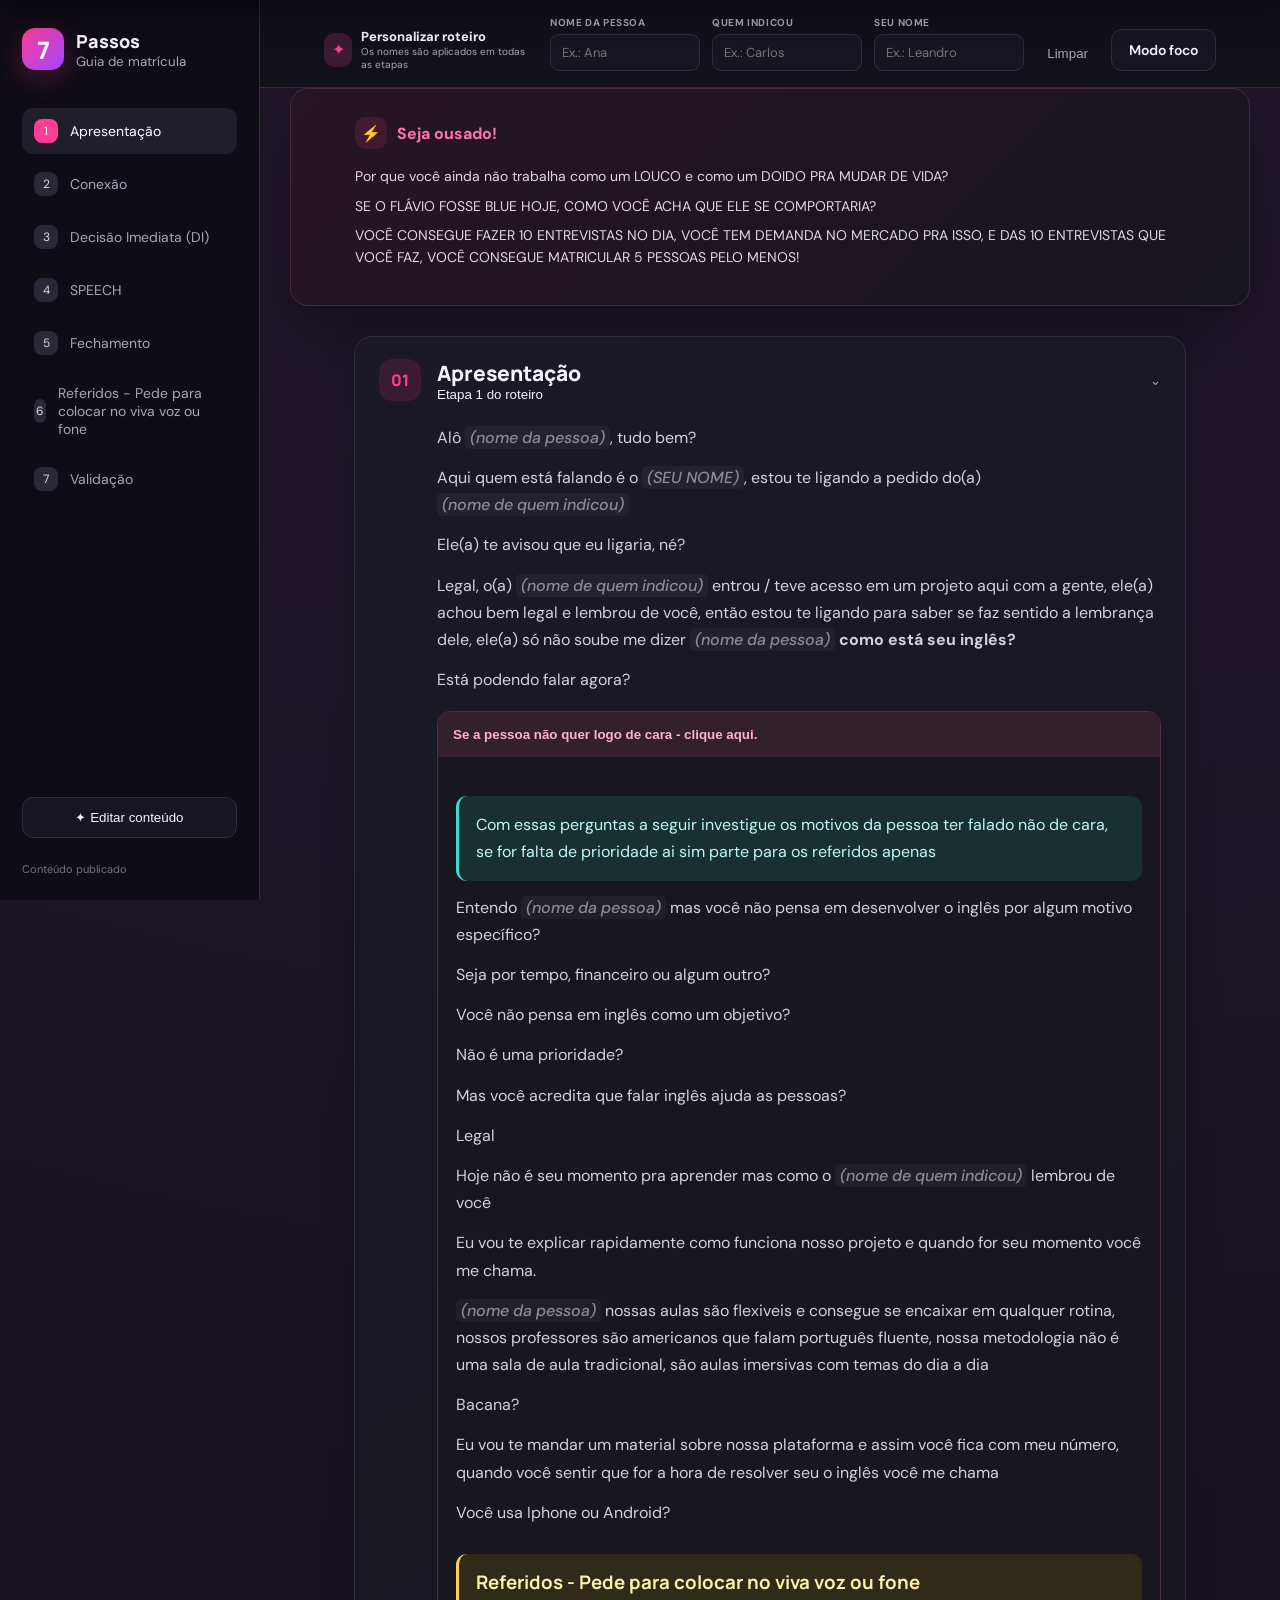
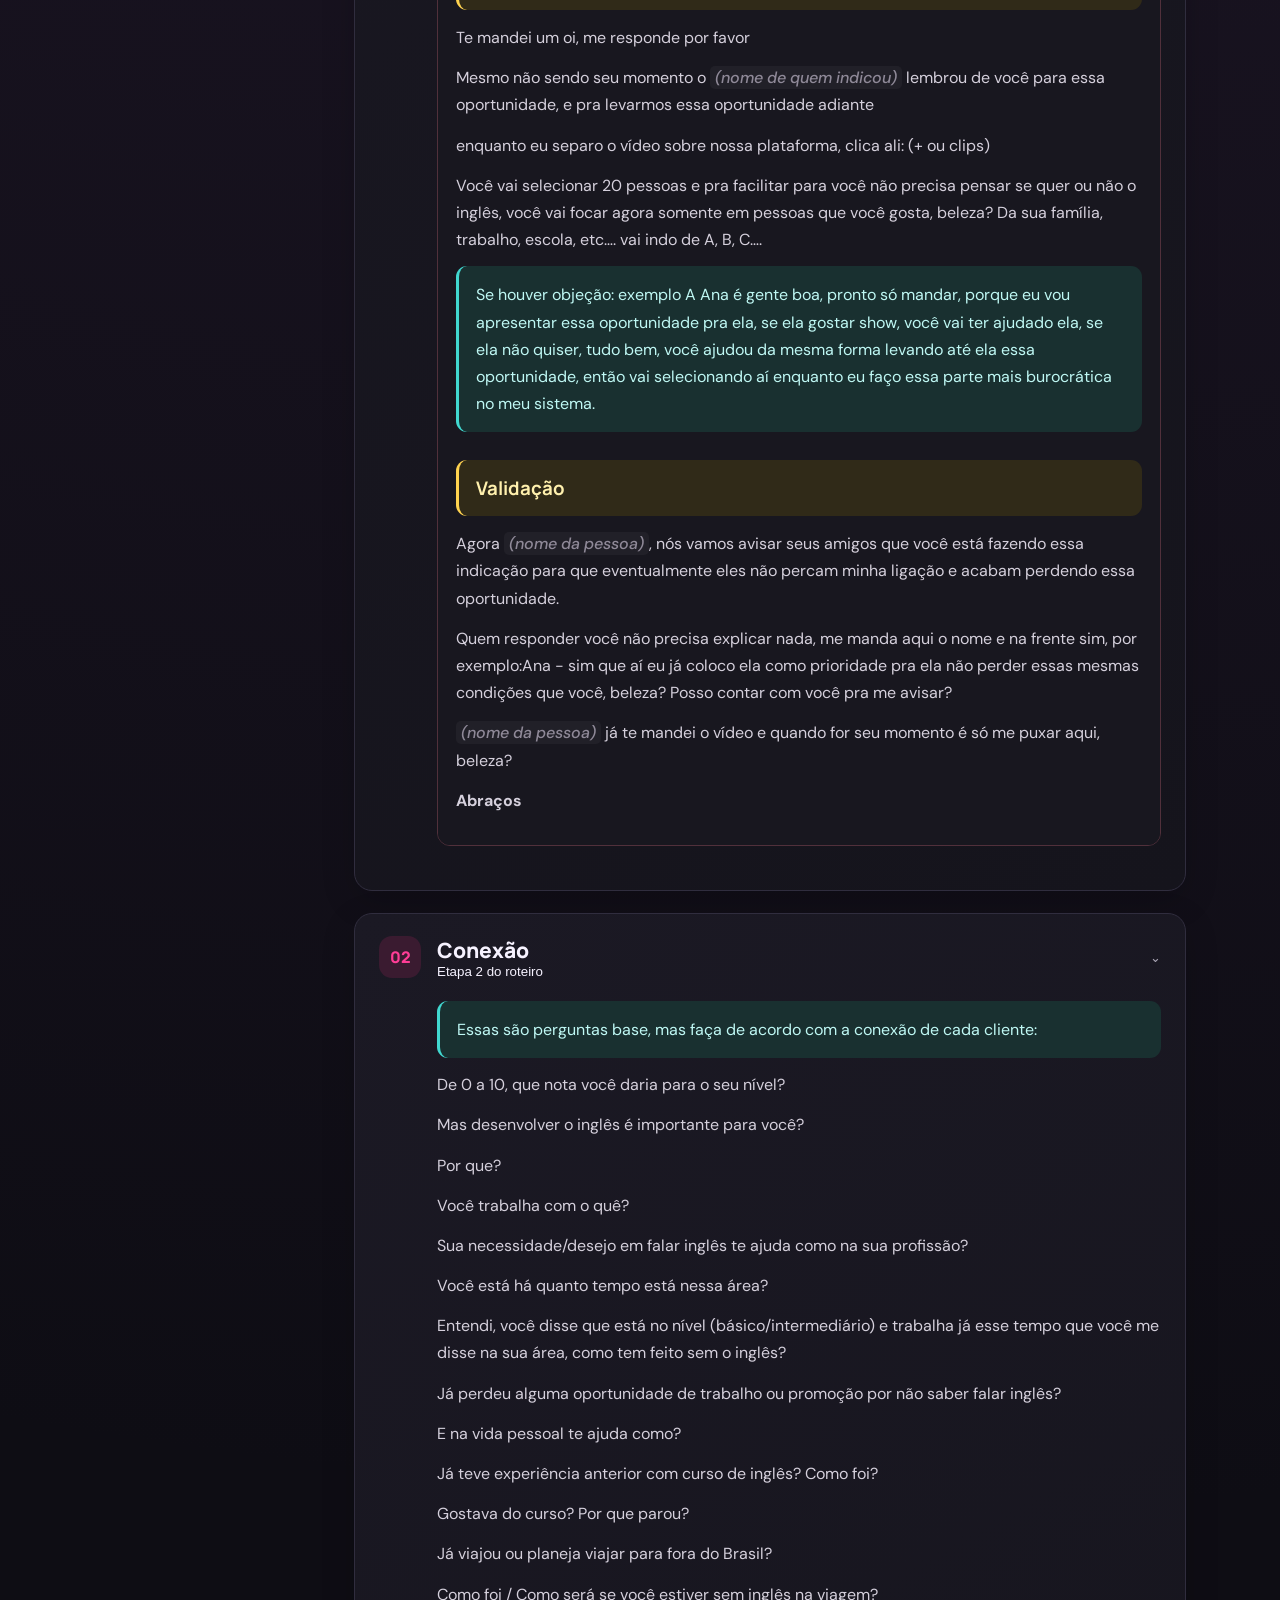
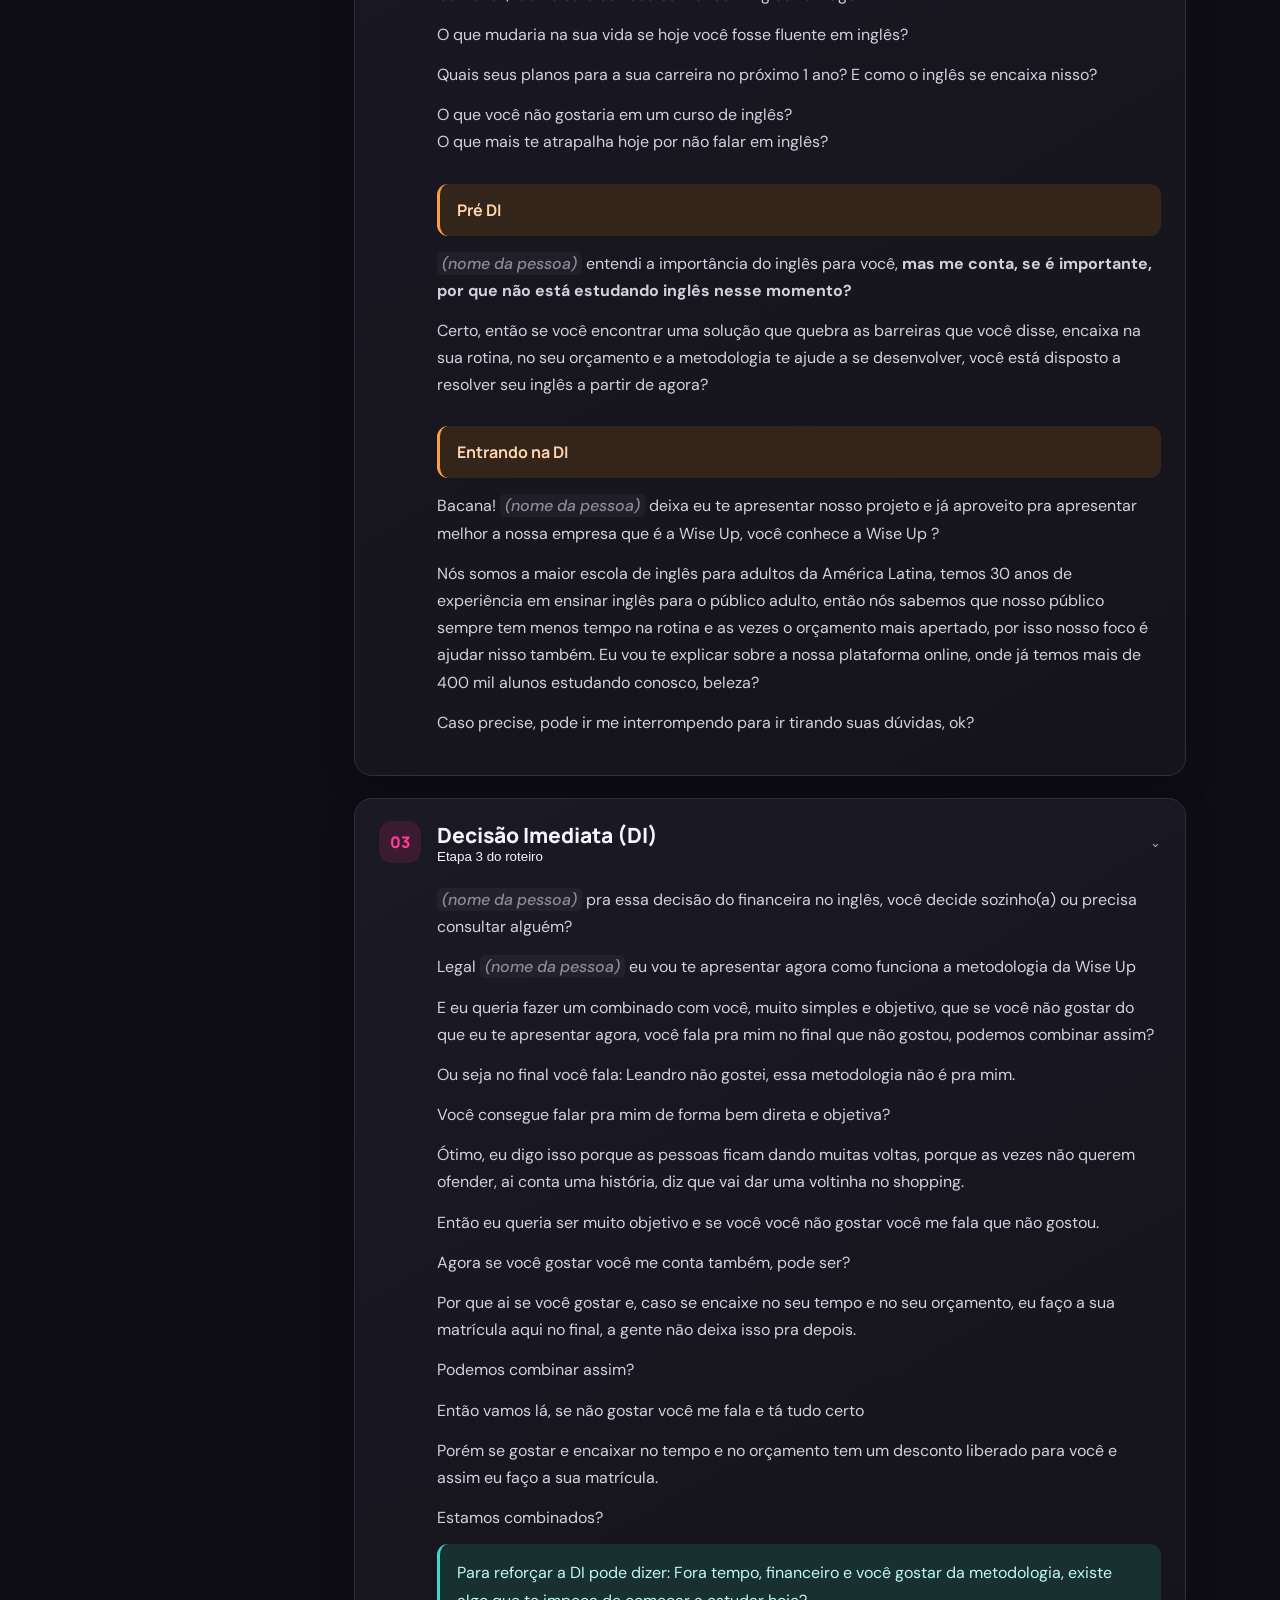
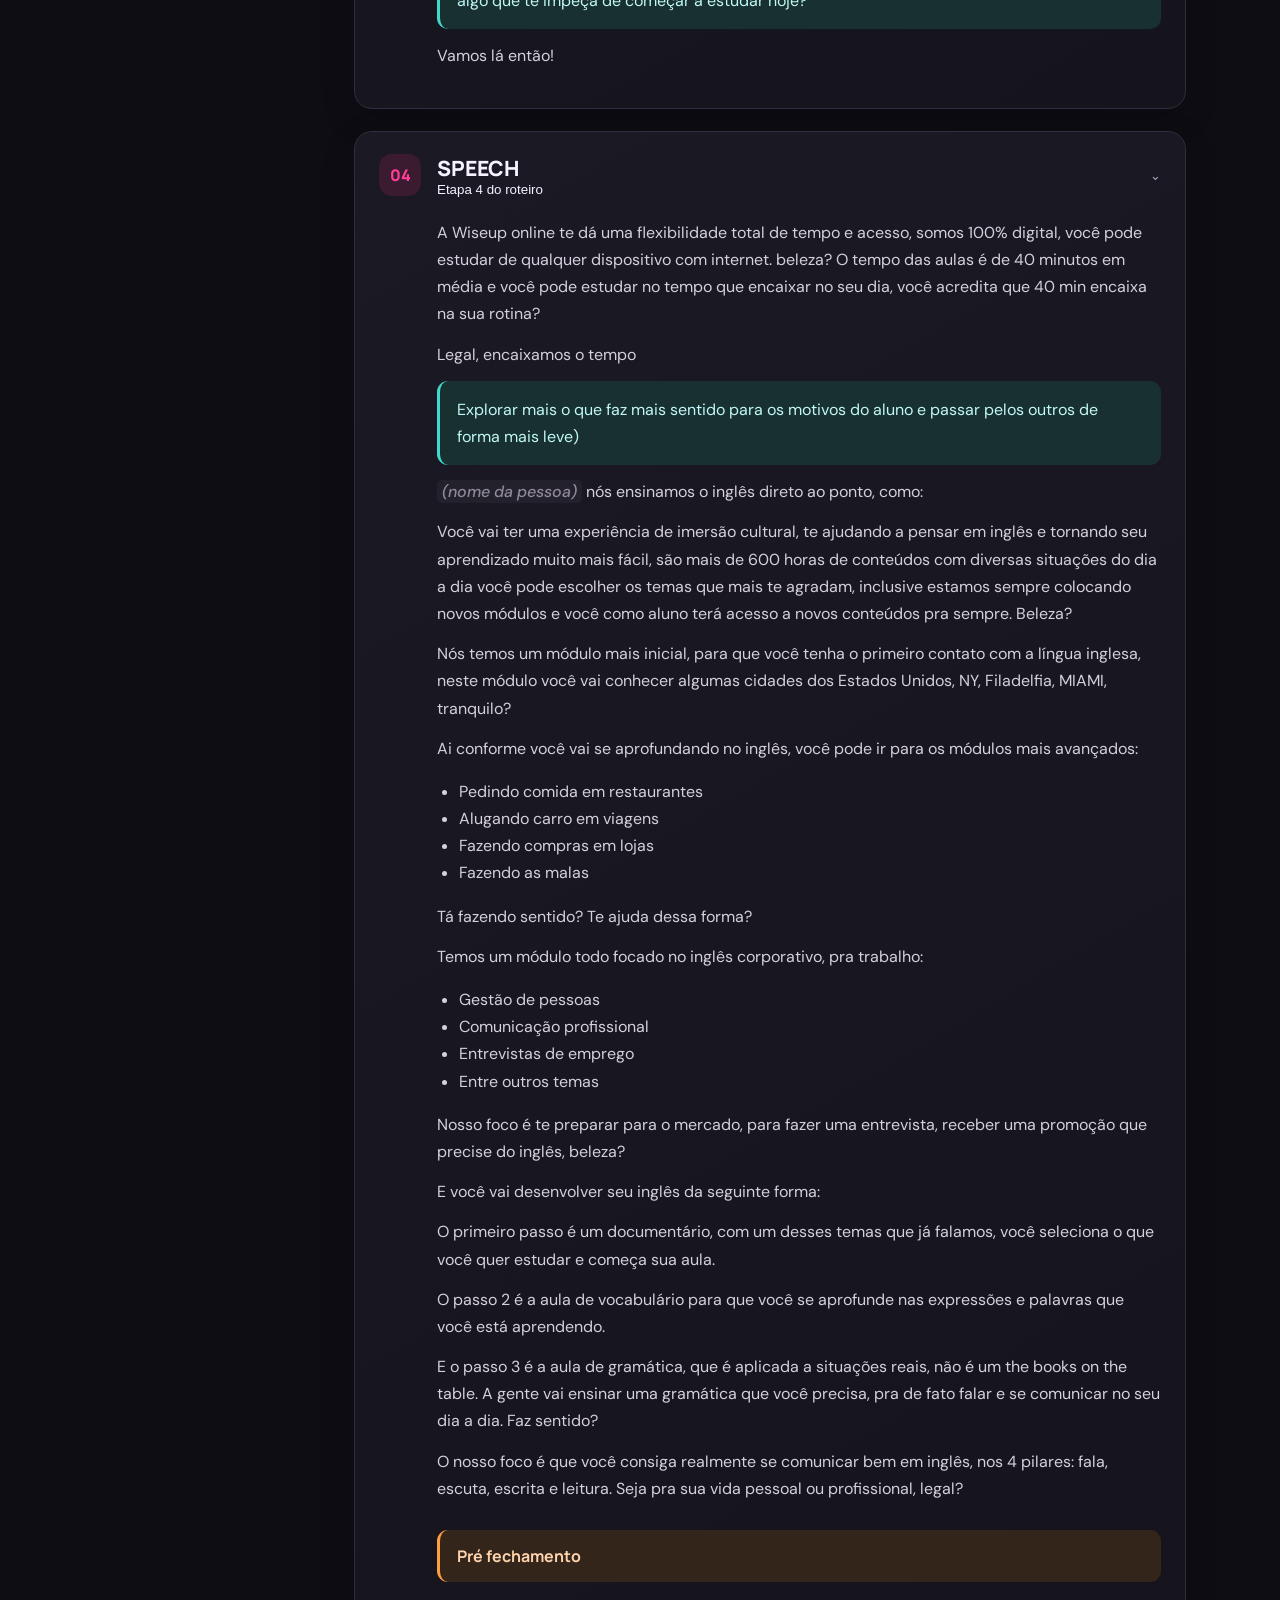
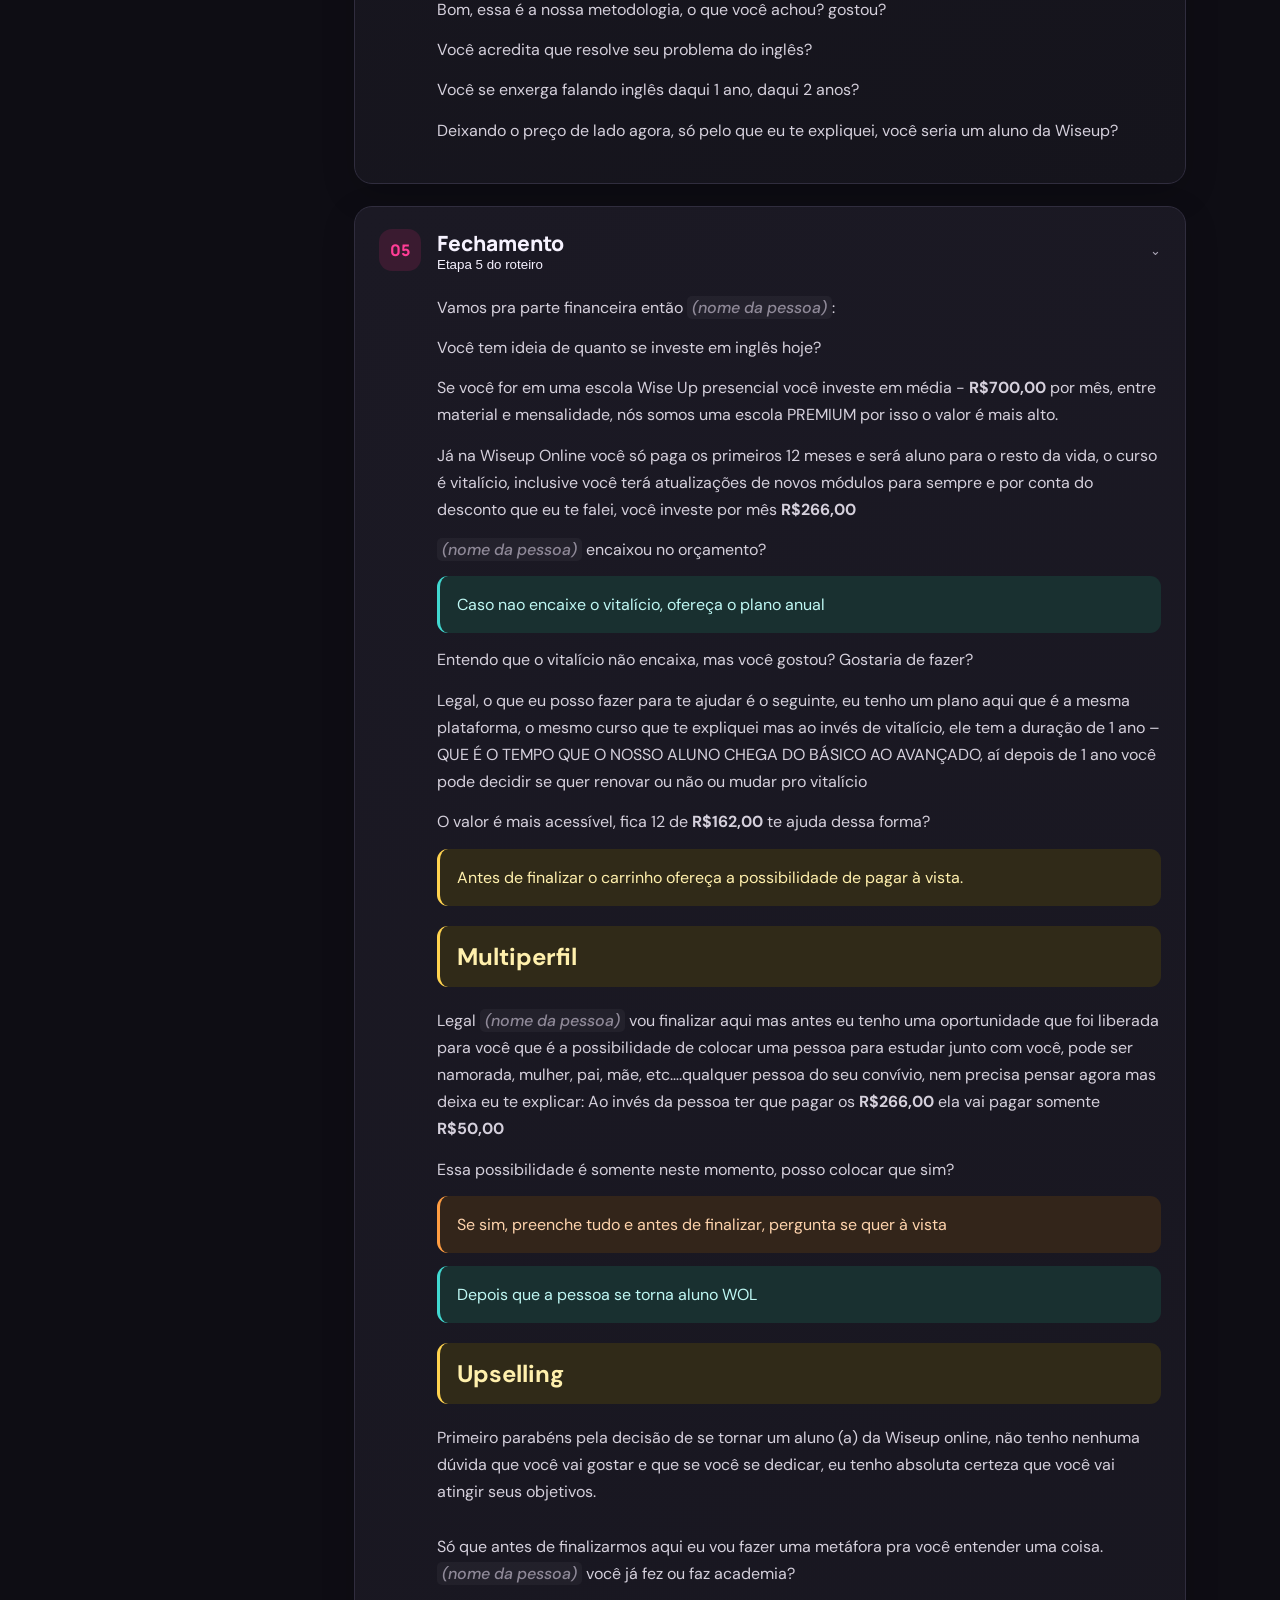
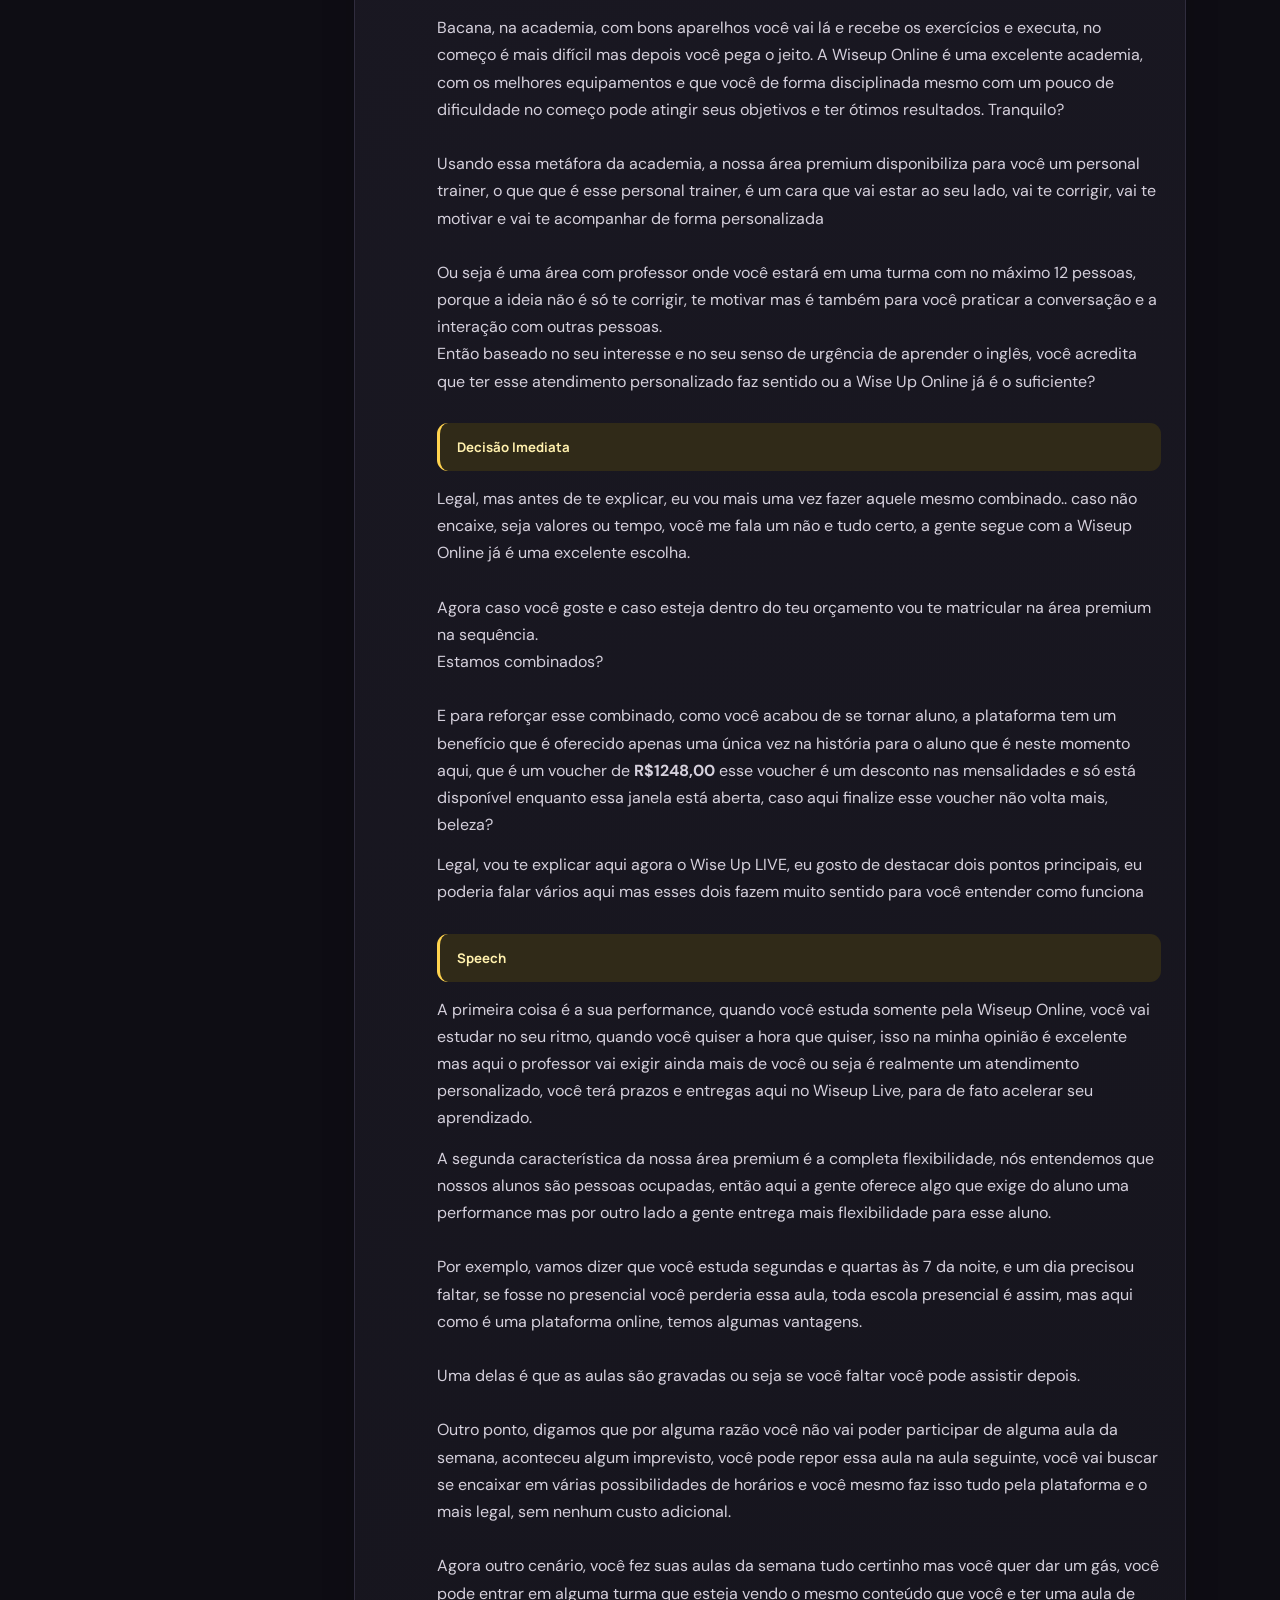
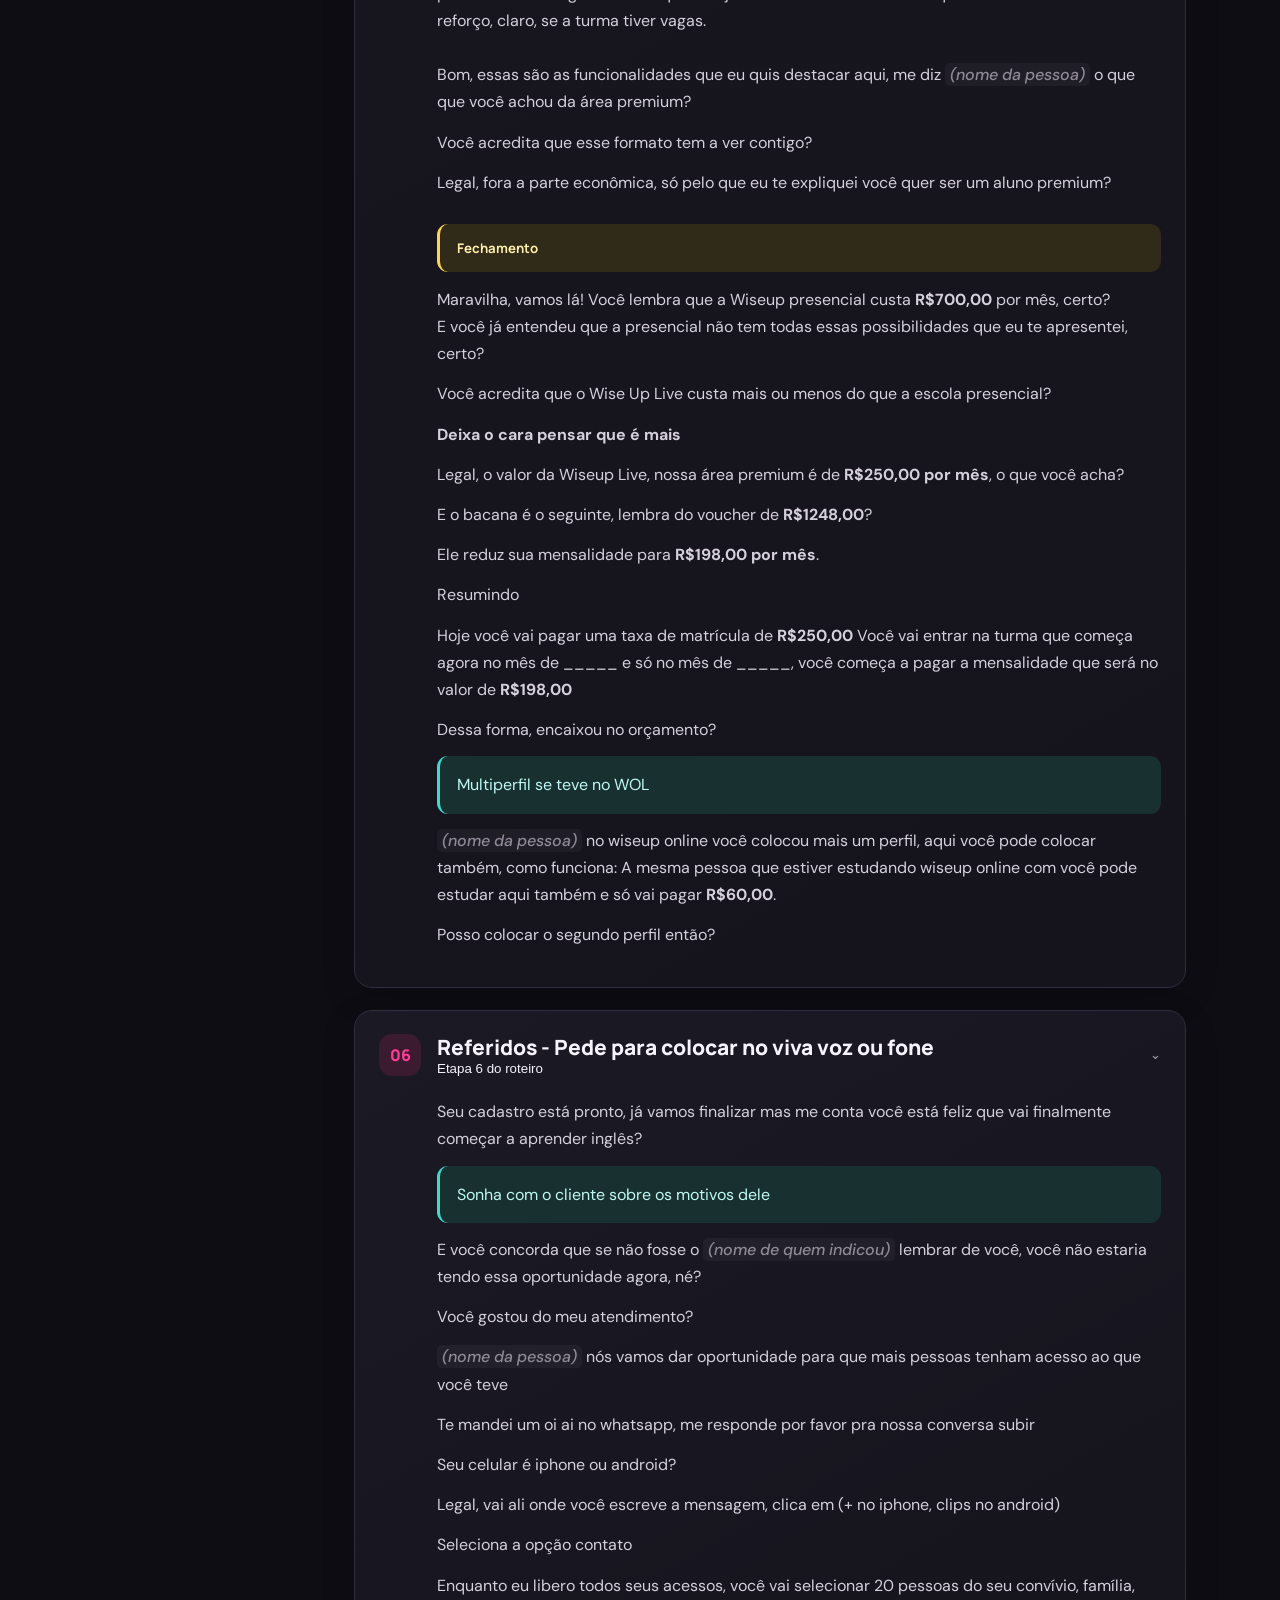
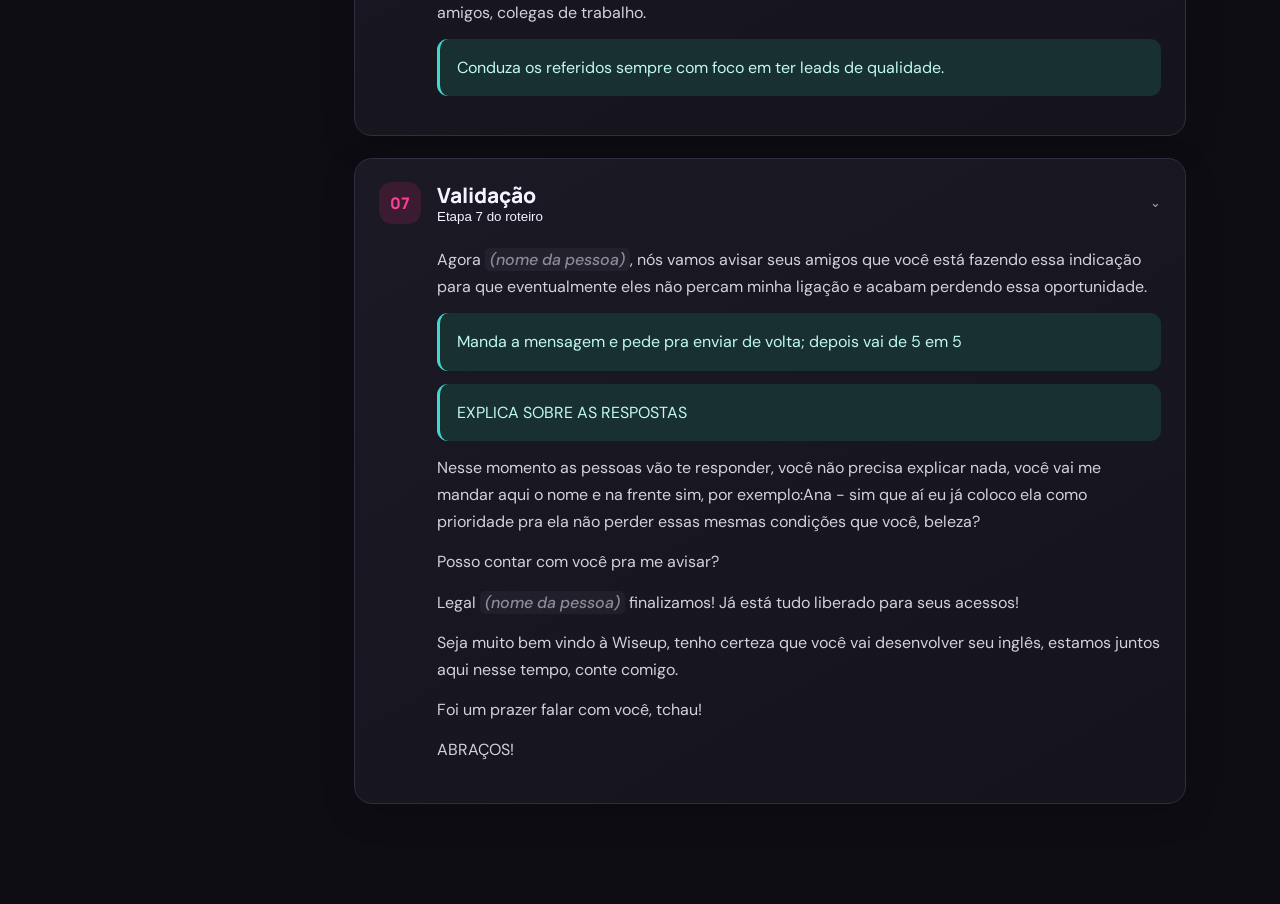
<file: index.html>
<!doctype html>
<html lang="pt-BR">
<head>
  <meta charset="utf-8">
  <meta name="viewport" content="width=device-width,initial-scale=1">
  <meta name="theme-color" content="#15131d">
  <title>7 Passos da Matrícula</title>
  <meta name="description" content="Roteiro interativo e editável dos 7 passos da matrícula.">
  <link rel="preconnect" href="https://fonts.googleapis.com">
  <link rel="preconnect" href="https://fonts.gstatic.com" crossorigin>
  <link href="https://fonts.googleapis.com/css2?family=DM+Sans:wght@400;500;600;700&family=Manrope:wght@700;800&display=swap" rel="stylesheet">
  <link rel="stylesheet" href="styles.css?v=12">
</head>
<body>
  <div class="app-shell">
    <aside class="sidebar" id="sidebar">
      <div class="brand"><span class="brand-mark">7</span><div><strong>Passos</strong><small>Guia de matrícula</small></div></div>
      <nav id="stepNav" aria-label="Etapas do roteiro"></nav>
      <button class="sidebar-edit" id="editToggleSide" type="button">✦ Editar conteúdo</button>
      <button class="view-published" id="viewPublished" type="button" hidden>Ver publicado</button>
      <p class="save-status" id="saveStatus">Conteúdo original</p>
    </aside>

    <main>
      <header class="topbar">
        <button class="icon-button menu-button" id="menuToggle" aria-label="Abrir menu">☰</button>
      </header>

      <section class="variable-bar" aria-label="Variáveis do roteiro">
        <div class="variable-bar-title"><span>✦</span><div><strong>Personalizar roteiro</strong><small>Os nomes são aplicados em todas as etapas</small></div></div>
        <label><span>Nome da pessoa</span><input id="personName" type="text" placeholder="Ex.: Ana"></label>
        <label><span>Quem indicou</span><input id="referrerName" type="text" placeholder="Ex.: Carlos"></label>
        <label><span>Seu nome</span><input id="sellerName" type="text" placeholder="Ex.: Leandro"></label>
        <button class="clear-variables" id="clearVariables" type="button">Limpar</button>
        <button class="button ghost" id="focusToggle" type="button" aria-pressed="false">Modo foco</button>
      </section>

      <section class="motivation" aria-label="Lembretes importantes">
        <div class="motivation-title"><span>⚡</span><strong data-editable>Seja ousado!</strong></div>
        <div id="motivationContent"></div>
      </section>

      <script type="text/plain" id="sourceSnapshot">[base64]/[base64]/[base64]/[base64]/[base64]/PC9wPgo8cD5TdWEgbmVjZXNzaWRhZGUvZGVzZWpvIGVtIGZhbGFyIGluZ2zDqnMgdGUgYWp1ZGEgY29tbyBuYSBzdWEgcHJvZmlzc8Ojbz88L3A+CjxwPlZvY8OqIGVzdMOhIGjDoSBxdWFudG8gdGVtcG8gZXN0w6EgbmVzc2Egw6FyZWE/[base64]/PC9wPgo8cD5Kw6EgcGVyZGV1IGFsZ3VtYSBvcG9ydHVuaWRhZGUgZGUgdHJhYmFsaG8gb3UgcHJvbW/Dp8OjbyBwb3IgbsOjbyBzYWJlciBmYWxhciBpbmdsw6pzPzwvcD4JCjxwPkUgbmEgdmlkYSBwZXNzb2FsIHRlIGFqdWRhIGNvbW8/PC9wPgo8cD5Kw6EgdGV2ZSBleHBlcmnDqm5jaWEgYW50ZXJpb3IgY29tIGN1cnNvIGRlIGluZ2zDqnM/[base64]/PC9wPgo8cD5RdWFpcyBzZXVzIHBsYW5vcyBwYXJhIGEgc3VhIGNhcnJlaXJhIG5vIHByw7N4aW1vIDEgYW5vPyBFIGNvbW8gbyBpbmdsw6pzIHNlIGVuY2FpeGEgbmlzc28/PC9wPgo8cD5PIHF1ZSB2b2PDqiBuw6NvIGdvc3RhcmlhIGVtIHVtIGN1cnNvIGRlIGluZ2zDqnM/[base64]/[base64]/[base64]/[base64]/[base64]/[base64]/[base64]/Dp8OjbyBxdWUgcHJlY2lzZSBkbyBpbmdsw6pzLCBiZWxlemE/[base64]/[base64]/IGdvc3RvdT88L3A+CiAgPHA+Vm9jw6ogYWNyZWRpdGEgcXVlIHJlc29sdmUgc2V1IHByb2JsZW1hIGRvIGluZ2zDqnM/PC9wPgogIDxwPlZvY8OqIHNlIGVueGVyZ2EgZmFsYW5kbyBpbmdsw6pzIGRhcXVpIDEgYW5vLCBkYXF1aSAyIGFub3M/[base64]/[base64]/[base64]/[base64]/[base64]/[base64]/[base64]/[base64]/[base64]/[base64]/[base64]/[base64]/[base64]/[base64]/[base64]</script>
      <div class="loading" id="loading" hidden></div>
      <div class="content-list" id="content" aria-live="polite"></div>
      <p class="empty-state" id="emptyState" hidden>Nenhum trecho encontrado. Tente outra palavra.</p>
    </main>
  </div>

  <div class="editor-toolbar" id="editor" aria-hidden="true">
    <div class="toolbar-brand"><strong>Editor visual</strong><small>Selecione qualquer texto</small></div>
    <div class="toolbar-group"><button type="button" data-command="undo">↶</button><button type="button" data-command="redo">↷</button></div>
    <div class="toolbar-group">
      <select id="blockFormat"><option value="p">Parágrafo</option><option value="h2">Título</option><option value="h3">Subtítulo</option><option value="blockquote">Destaque</option></select>
      <button type="button" data-command="bold"><b>B</b></button><button type="button" data-command="italic"><i>I</i></button><button type="button" data-command="underline"><u>U</u></button>
      <button type="button" data-command="insertUnorderedList">• Lista</button><button type="button" data-command="insertOrderedList">1. Lista</button>
      <label class="color-control">A<input type="color" id="textColor" value="#ff3d96"></label>
    </div>
    <div class="toolbar-group"><button type="button" id="addParagraph">＋ Parágrafo</button><button type="button" id="deleteBlock">Excluir bloco</button></div>
    <div class="toolbar-spacer"></div>
    <button class="toolbar-link" id="recoverDraft" type="button">Recuperar rascunho</button>
    <button class="toolbar-link" id="exportContent" type="button">Backup</button>
    <label class="toolbar-link file-label">Importar<input type="file" id="importContent" accept="application/json"></label>
    <button class="toolbar-link danger" id="resetContent" type="button">Descartar rascunho</button>
    <button class="button ghost" id="finishEditing" type="button">Salvar rascunho</button>
    <button class="button primary" id="publishContent" type="button">Publicar no site</button>
    <button class="icon-button" id="closeEditor" type="button">×</button>
  </div>

  <dialog class="publish-dialog" id="publishDialog" aria-labelledby="publishTitle">
    <form id="publishForm">
      <h2 id="publishTitle">Publicar para todos</h2>
      <p>O texto será salvo no site e ficará disponível em qualquer navegador. Os nomes preenchidos continuam apenas neste navegador.</p>
      <label for="githubToken">Credencial do GitHub</label>
      <input id="githubToken" type="password" autocomplete="off" spellcheck="false" required placeholder="Cole seu token de acesso">
      <p class="publish-help">Use um <a href="https://github.com/settings/personal-access-tokens/new" target="_blank" rel="noopener noreferrer">token com acesso somente ao repositório 7-passos-matricula</a> e permissão <strong>Contents: Read and write</strong>. Escolha <strong>Only select repositories</strong> e selecione <strong>7-passos-matricula</strong>; a opção <strong>Public repositories</strong> permite apenas leitura. A credencial é enviada apenas ao GitHub e não fica salva no site.</p>
      <p id="publishMessage" role="status" aria-live="polite"></p>
      <details class="publish-fallback" id="publishFallback">
        <summary>Publicar pelo GitHub sem token</summary>
        <p>Use seu login normal do GitHub para enviar o texto editado:</p>
        <ol>
          <li><button class="toolbar-link" id="downloadPublication" type="button">Baixar arquivo para publicar</button></li>
          <li><a href="https://github.com/leandrofreire13/7-passos-matricula/upload/main" target="_blank" rel="noopener noreferrer">Abrir envio no GitHub</a> e enviar o arquivo <strong>published-content.json</strong> que acabou de baixar.</li>
          <li>Clicar em <strong>Commit changes</strong> para salvar na branch <strong>main</strong>.</li>
        </ol>
        <p>Baixar o arquivo não publica o texto. A publicação acontece quando você confirma o envio no GitHub.</p>
      </details>
      <div class="publish-actions"><button class="button ghost" id="cancelPublish" type="button">Cancelar</button><button class="button primary" id="confirmPublish" type="submit">Publicar agora</button></div>
    </form>
  </dialog>
  <div class="toast" id="toast" role="status"></div>
  <script src="shared-content.js?v=12"></script>
  <script src="app.js?v=12"></script>
</body>
</html>
</file>
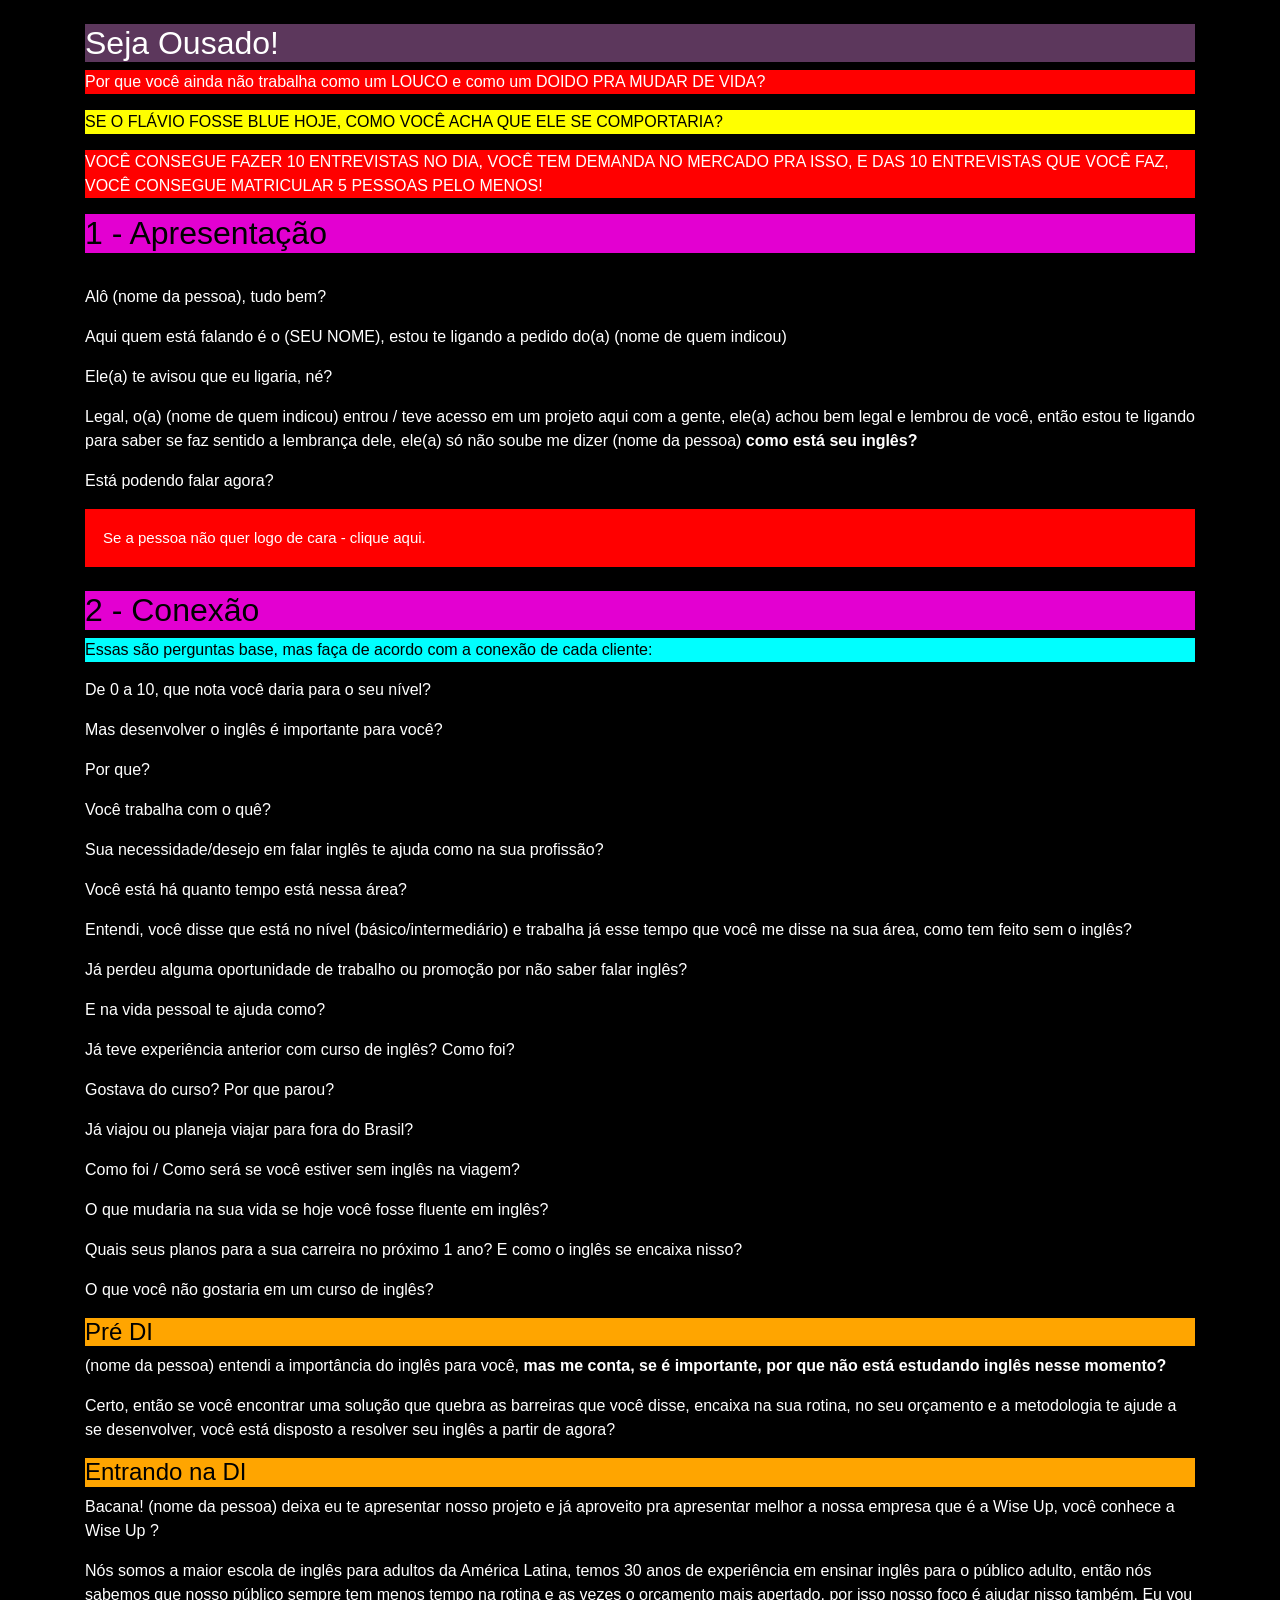
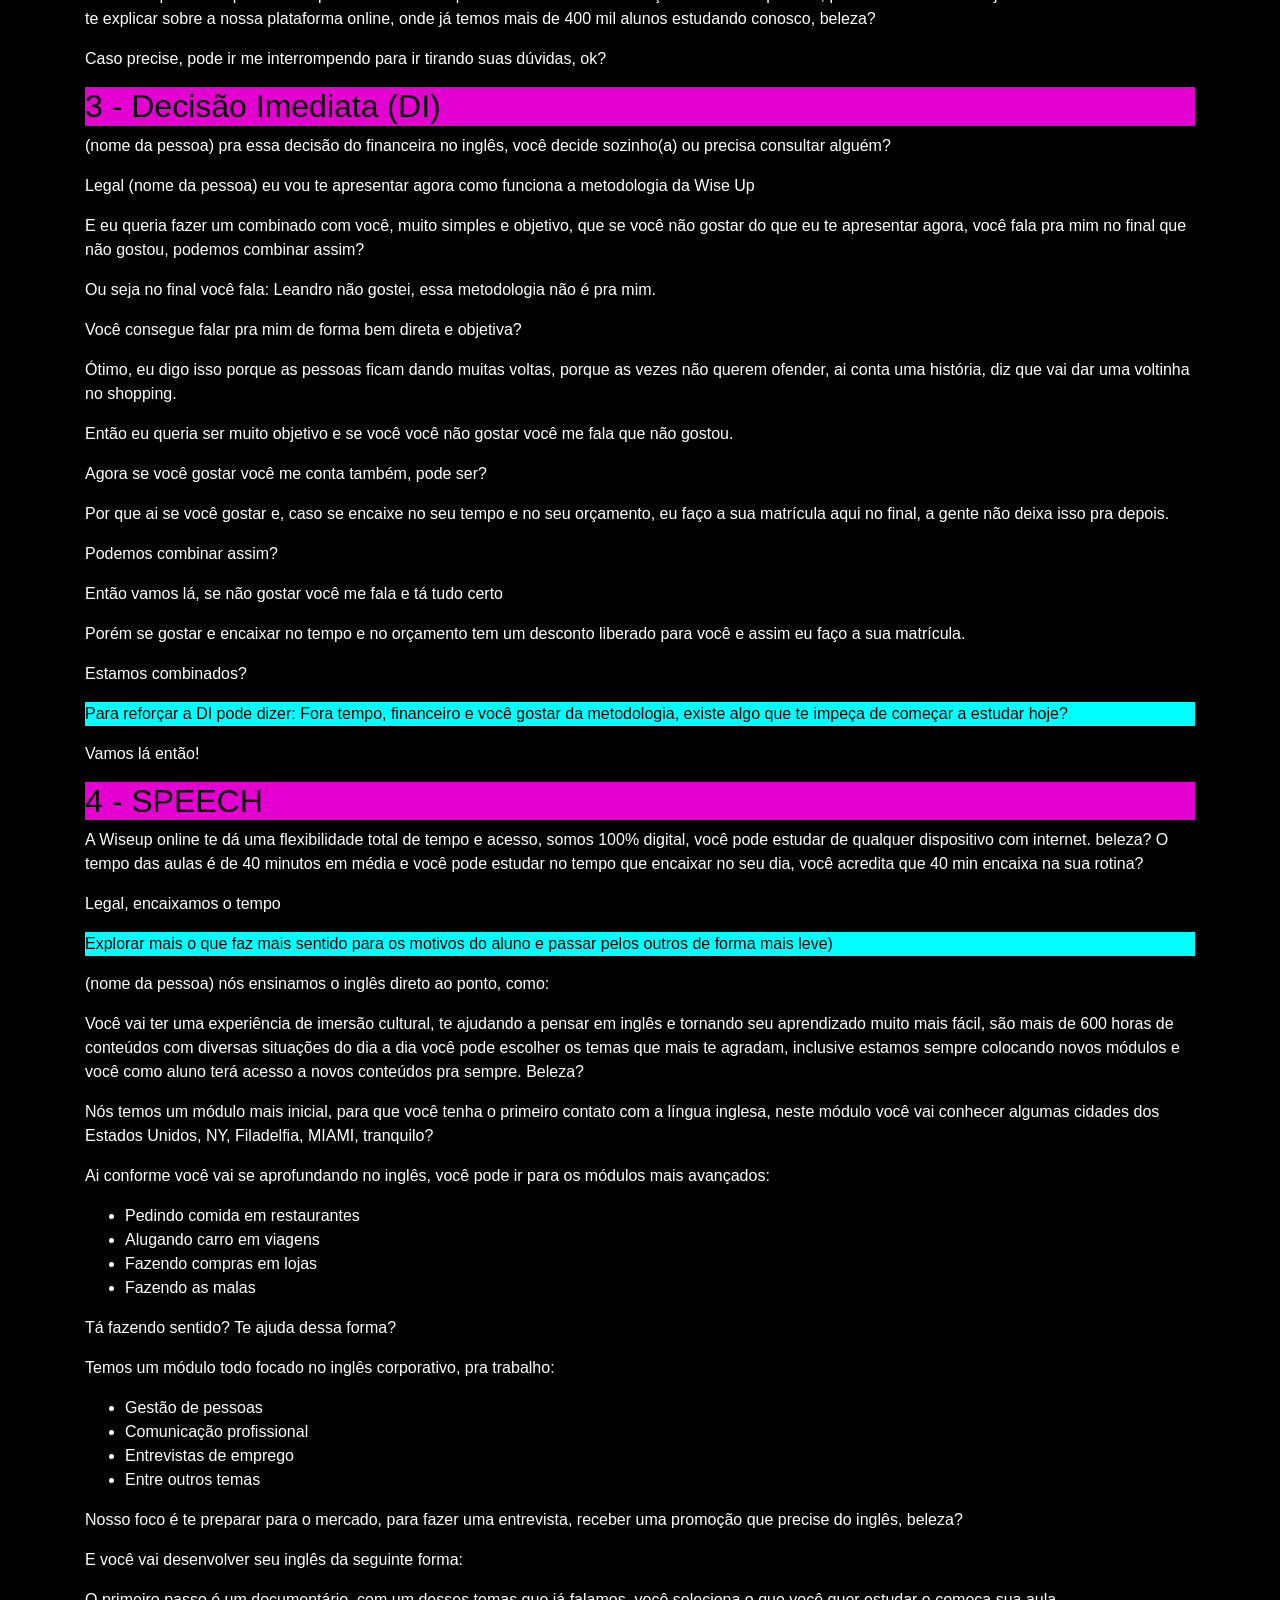
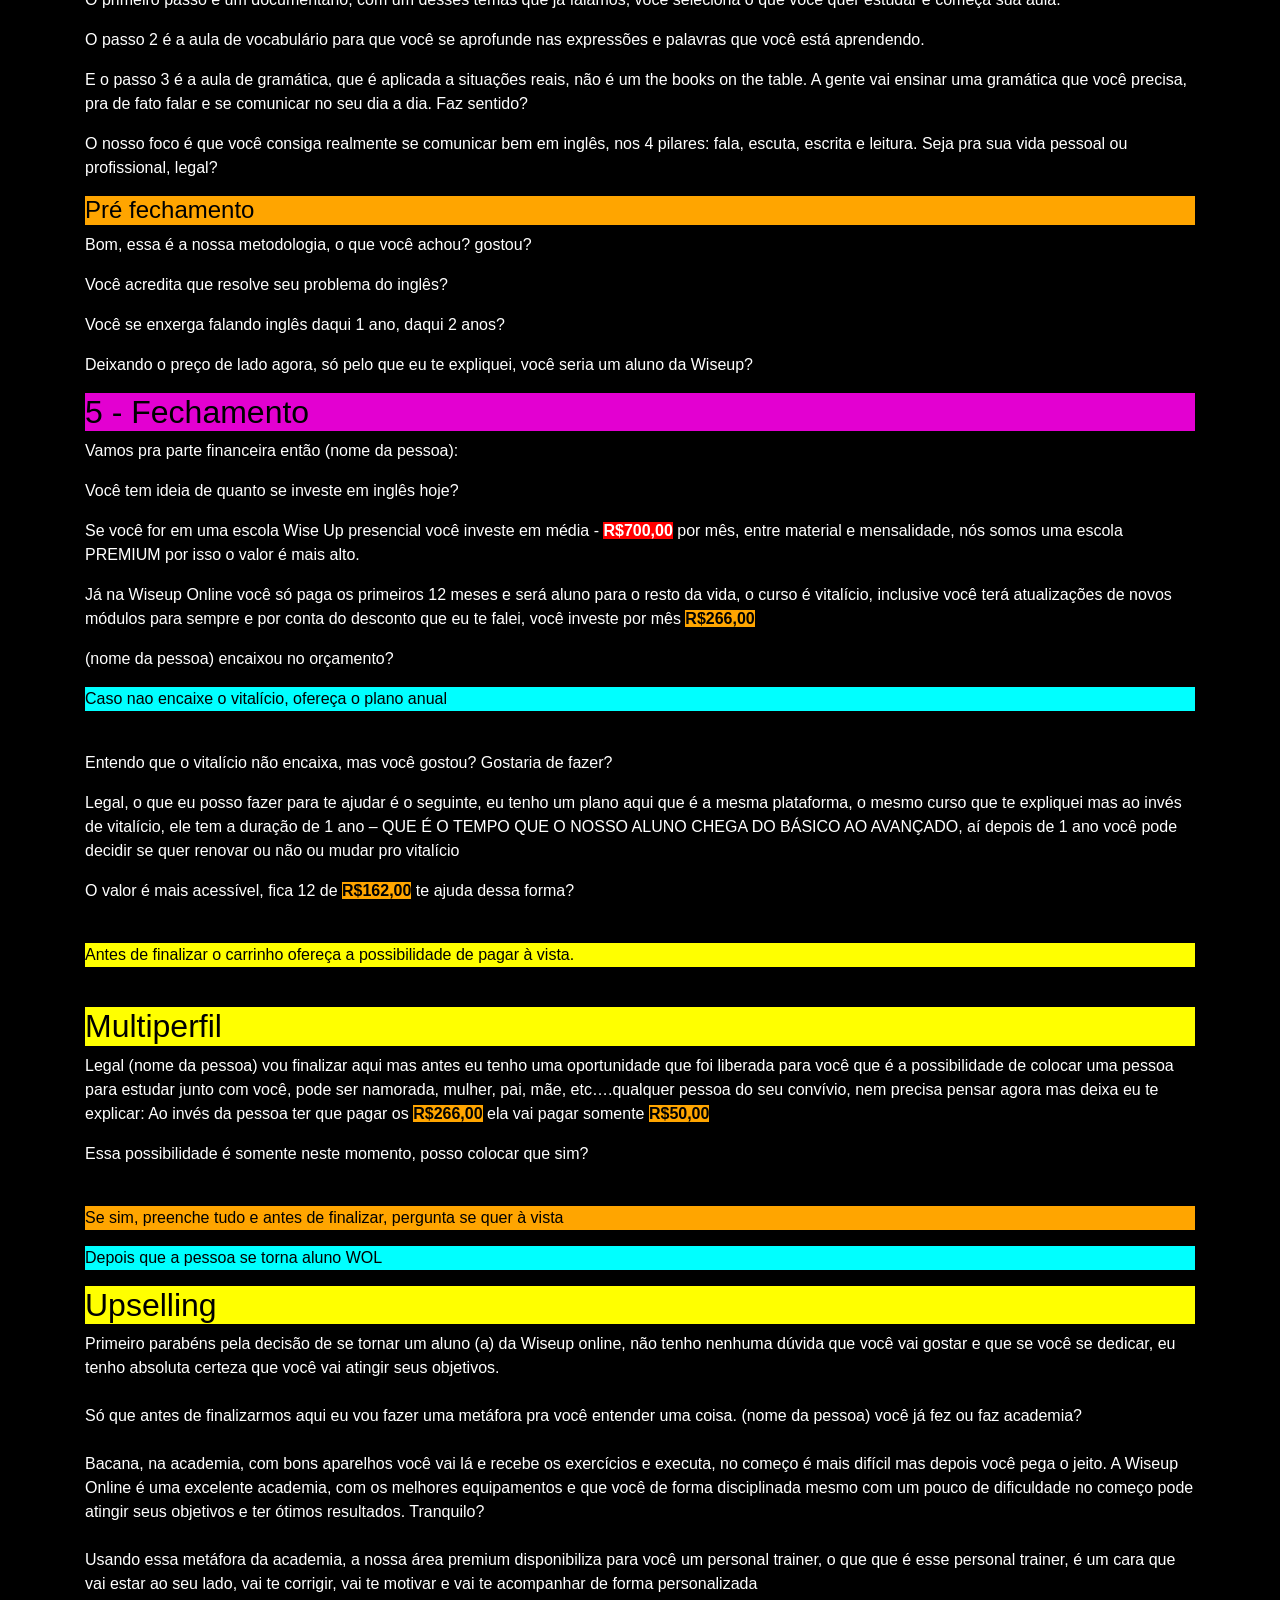
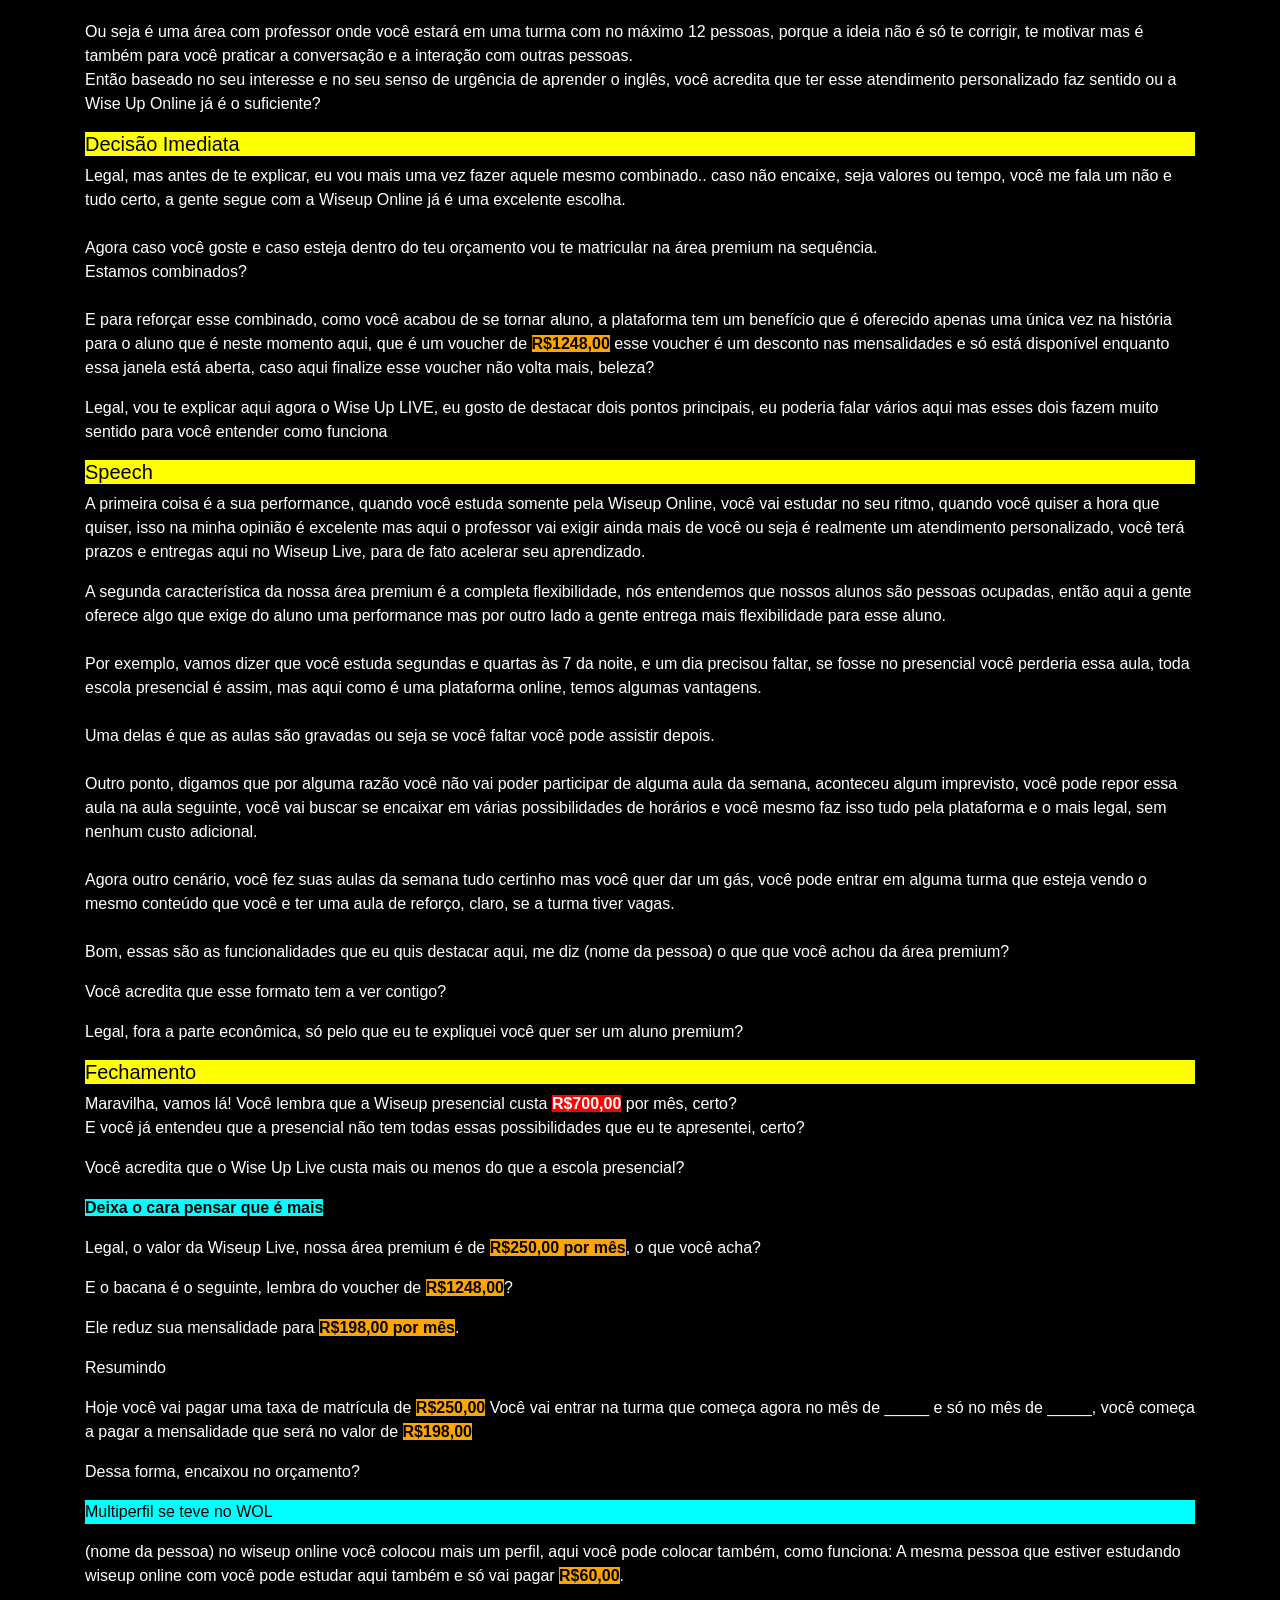
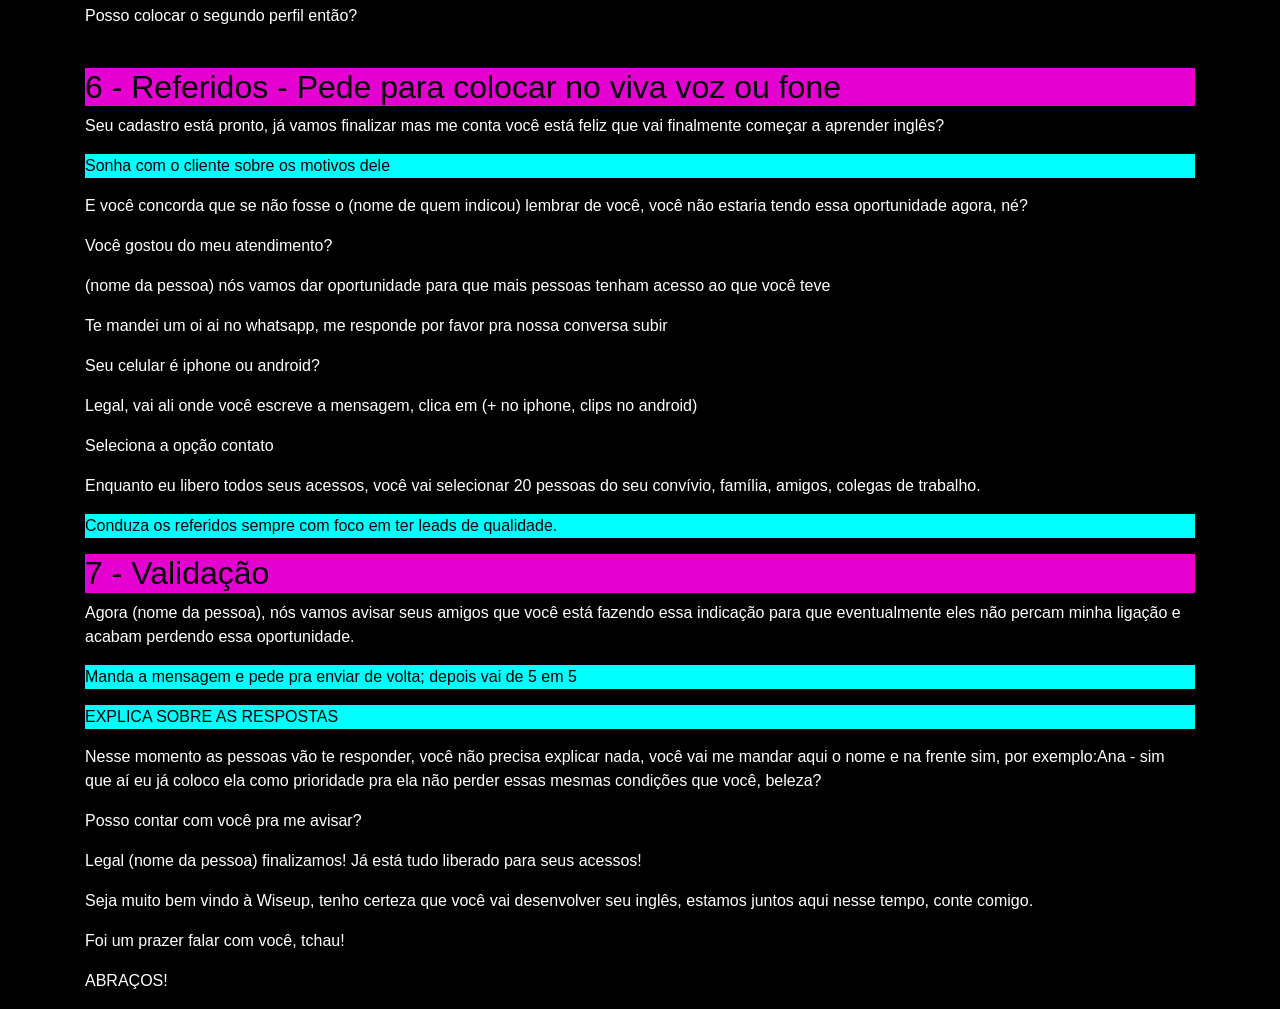
<file: source-snapshot.html>
<!DOCTYPE html>
<html>
<head>
	<meta charset="UTF-8">
  <meta name="viewport" content="width=device-width, initial-scale=1.0">
	<title>7 Passos da matrícula</title>
	<link rel="stylesheet" href="https://cdn.jsdelivr.net/npm/bootstrap@4.3.1/dist/css/bootstrap.min.css" integrity="sha384-ggOyR0iXCbMQv3Xipma34MD+dH/1fQ784/j6cY/iJTQUOhcWr7x9JvoRxT2MZw1T" crossorigin="anonymous">
	<style>
		.collapsible {
		  background-color: #888;
		  color: white;
		  cursor: pointer;
		  padding: 18px;
		  width: 100%;
		  border: none;
		  text-align: left;
		  outline: none;
		  font-size: 15px;
		}

		.active, .collapsible:hover {
		  background-color: #555;
		}

		.content {
		  padding: 0 18px;
		  display: none;
		  overflow: hidden;
		  background-color: #cd9999;
		}
		.fundo-vermelho{
			background: red;
			color: white;
		}
		.texto-vernelho{
			color: red;
		}
		.texto-azul{
			color: #00FFFF;
		}
		.fundo-amarelo{
			background: yellow;
			color: black;
		}
		.fundo-azul{
			background: blue;
			color: white;
		}
		.fundo-purple{
			background: #5c375c;
			color: white;
		}
		.fundo-azul-1{
			background: #00FFFF;
			color: black;
		}
		.fundo-laranja{
			background: orange;
			color: black;
		}
		.fundo-turquesa{
			background: #86f0bb;
			color: black;
		}
    .fundo-preto{
      background: black;
      color: white;
    }
    .texto-preto{
      color: black;
    }
    
    .fundo-rosa{
    		background: #e300d1;
    		color: black;
    	}
    
	</style>
</head>
<body class="container fundo-preto">
<br>
<h2 class="fundo-purple">Seja Ousado!</h2>
<!--<p class="fundo-amarelo">Lembre-se sempre da tirada de vaga, você conta com a matrícula mas você NÃO DEPENDE daquela matrícula</p>
<p class="fundo-vermelho">Alguém verdadeiramente indignado, ele grita, ele chora, ELE URRA! Mas ele quer a mudança!</p>-->
<p class="fundo-vermelho">Por que você ainda não trabalha como um LOUCO e como um DOIDO PRA MUDAR DE VIDA?</p>
<p class="fundo-amarelo">SE O FLÁVIO FOSSE BLUE HOJE, COMO VOCÊ ACHA QUE ELE SE COMPORTARIA?</p>
<p class="fundo-vermelho">VOCÊ CONSEGUE FAZER 10 ENTREVISTAS NO DIA, VOCÊ TEM DEMANDA NO MERCADO PRA ISSO, E DAS 10 ENTREVISTAS QUE VOCÊ FAZ, VOCÊ CONSEGUE MATRICULAR 5 PESSOAS PELO MENOS!</p>
<h2 class="fundo-rosa">1 - Apresentação</h2>
<br><p>Alô (nome da pessoa), tudo bem?</p>
<p>Aqui quem está falando é o (SEU NOME), estou te ligando a pedido do(a) (nome de quem indicou)</p>
<p> Ele(a) te avisou que eu ligaria, né?</p>
<!--<p>Está podendo falar?</p>-->
<!--<p>Ele avisou que eu ligaria?</p> -->
<p>Legal, o(a) (nome de quem indicou) entrou / teve acesso em um projeto aqui com a gente, ele(a) achou bem legal e lembrou de você, então estou te ligando para saber se faz sentido a lembrança dele, ele(a) só não soube me dizer (nome da pessoa) <b> como está seu inglês?</b> </p>
<p>Está podendo falar agora?</p>
<button class="collapsible fundo-vermelho">Se a pessoa não quer logo de cara - clique aqui.</button> 
<div class="content texto-preto">
  <br>
  <p class="fundo-azul-1">Com essas perguntas a seguir investigue os motivos da pessoa ter falado não de cara, se for falta de prioridade ai sim parte para os referidos apenas</p>
  <p>Entendo (nome da pessoa) mas você não pensa em desenvolver o inglês por algum motivo específico?</p>
  <p>Seja por tempo, financeiro ou algum outro?</p>
  <p>Você não pensa em inglês como um objetivo?</p> 
  <p>Não é uma prioridade?</p>
 <p>Mas você acredita que falar inglês ajuda as pessoas?</p>
  <p>Legal</p> 
  <p>Hoje não é seu momento pra aprender mas como o <em>(nome de quem indicou)</em> lembrou de você</p> 
  <p>Eu vou te explicar rapidamente como funciona nosso projeto e quando for seu momento você me chama.</p>
  <p>(nome da pessoa) nossas aulas são flexiveis e consegue se encaixar em qualquer rotina, nossos professores são americanos que falam português fluente, nossa metodologia não é uma sala de aula tradicional, são aulas imersivas com temas do dia a dia</p>
  <p>Bacana?</p>
  
  <p>Eu vou te mandar um material sobre nossa plataforma e assim você fica com meu número, quando você sentir que for a hora de resolver seu o inglês você me chama</p>
  <p>Você usa Iphone ou Android?</p>

  <h3 class="fundo-amarelo">Referidos - Pede para colocar no viva voz ou fone</h3>
  <p>Te mandei um oi, me responde por favor</p>
  <p>Mesmo não sendo seu momento o <em>(nome de quem indicou)</em> lembrou de você para essa oportunidade, e pra levarmos essa oportunidade adiante</p>
  <p>enquanto eu separo o vídeo sobre nossa plataforma, clica ali: (+ ou clips)</p>
  <p>Você vai selecionar 20 pessoas e pra facilitar para você não precisa pensar se quer ou não o inglês, você vai focar agora somente em pessoas que você gosta, beleza? Da sua família, trabalho, escola, etc…. vai indo de A, B, C….</p>

  <p class="fundo-azul-1">Se houver objeção: exemplo A Ana é gente boa, pronto só mandar, porque eu vou apresentar essa oportunidade pra ela, se ela gostar show, você vai ter ajudado ela, se ela não quiser, tudo bem, você ajudou da mesma forma levando até ela essa oportunidade, então vai selecionando aí enquanto eu faço essa parte mais burocrática no meu sistema.</p>

  <h3 class="fundo-amarelo">Validação</h3>
  <p>Agora (nome da pessoa), nós vamos avisar seus amigos que você está fazendo essa indicação para que eventualmente eles não percam minha ligação e acabam perdendo essa oportunidade.</p>
  <p>Quem responder você não precisa explicar nada, me manda aqui o nome e na frente sim, por exemplo:Ana - sim que aí eu já coloco ela como prioridade pra ela não perder essas mesmas condições que você, beleza? Posso contar com você pra me avisar?</p>
  
  <p>(nome da pessoa) já te mandei o vídeo e quando for seu momento é só me puxar aqui, beleza?</p>
  <p><b>Abraços</b></p>
  <hr><hr>
</div>
<br>
<!--CONEXÃO NORMAL-->
<br>
<h2 class="fundo-rosa">2 - Conexão</h2>
<p class="fundo-azul-1">Essas são perguntas base, mas faça de acordo com a conexão de cada cliente:</p>
<p>De 0 a 10, que nota você daria para o seu nível?</p>	
<p>Mas desenvolver o inglês é importante para você?</p>
<p>Por que?</p>
<p>Você trabalha com o quê?</p>
<p>Sua necessidade/desejo em falar inglês te ajuda como na sua profissão?</p>
<p>Você está há quanto tempo está nessa área?</p>
<p>Entendi, você disse que está no nível (básico/intermediário) e trabalha já esse tempo que você me disse na sua área, como tem feito sem o inglês?</p>
<p>Já perdeu alguma oportunidade de trabalho ou promoção por não saber falar inglês?</p>	
<p>E na vida pessoal te ajuda como?</p>
<p>Já teve experiência anterior com curso de inglês? Como foi?</p>
<p>Gostava do curso? Por que parou?</p>
<p>Já viajou ou planeja viajar para fora do Brasil?</p>
<p>Como foi / Como será se você estiver sem inglês na viagem?</p>
<p>O que mudaria na sua vida se hoje você fosse fluente em inglês?</p>
<p>Quais seus planos para a sua carreira no próximo 1 ano? E como o inglês se encaixa nisso?</p>
<p>O que você não gostaria em um curso de inglês?</p>

<h4 class="fundo-laranja">Pré DI</h4>
<p>(nome da pessoa) entendi a importância do inglês para você, <b>mas me conta, se é importante, por que não está estudando inglês nesse momento?</b></p>
<p>Certo, então se você encontrar uma solução que quebra as barreiras que você disse, encaixa na sua rotina, no seu orçamento e a metodologia te ajude a se desenvolver, você está disposto a resolver seu inglês a partir de agora?</p>


<h4 class="fundo-laranja">Entrando na DI</h4>
<p>Bacana! (nome da pessoa) deixa eu te apresentar nosso projeto e já aproveito pra apresentar melhor a nossa empresa que é a Wise Up, você conhece a Wise Up ?</p>

<p>Nós somos a maior escola de inglês para adultos da América Latina, temos 30 anos de experiência em ensinar inglês para o público adulto, então nós sabemos que nosso público sempre tem menos tempo na rotina e as vezes o orçamento mais apertado, por isso nosso foco é ajudar nisso também. Eu vou te explicar sobre a nossa plataforma online, onde já temos mais de 400 mil alunos estudando conosco, beleza?</p>

<p>Caso precise, pode ir me interrompendo para ir tirando suas dúvidas, ok?</p>

<h2 class="fundo-rosa">3 - Decisão Imediata (DI)</h2>
<p>(nome da pessoa) pra essa decisão do financeira no inglês, você decide sozinho(a) ou precisa consultar alguém?</p>
<p>Legal (nome da pessoa) eu vou te apresentar agora como funciona a metodologia da Wise Up</p>
<p>E eu queria fazer um combinado com você, muito simples e objetivo, que se você não gostar do que eu te apresentar agora, você fala pra mim no final que não gostou, podemos combinar assim?</p>
<p>Ou seja no final você fala: Leandro não gostei, essa metodologia não é pra mim.</p>
<p>Você consegue falar pra mim de forma bem direta e objetiva?</p>
<p>Ótimo, eu digo isso porque as pessoas ficam dando muitas voltas, porque as vezes não querem ofender, ai conta uma história, diz que vai dar uma voltinha no shopping.</p>
<p>Então eu queria ser muito objetivo e se você você não gostar você me fala que não gostou.</p>
<p>Agora se você gostar você me conta também, pode ser?</p>
<p>Por que ai se você gostar e, caso se encaixe no seu tempo e no seu orçamento, eu faço a sua matrícula aqui no final, a gente não deixa isso pra depois.</p>
<p>Podemos combinar assim?</p>
<p>Então vamos lá, se não gostar você me fala e tá tudo certo</p>
<p>Porém se gostar e encaixar no tempo e no orçamento tem um desconto liberado para você e assim eu faço a sua matrícula.</p>
<p>Estamos combinados?</p>


<p class="fundo-azul-1">Para reforçar a DI pode dizer: Fora tempo, financeiro e você gostar da metodologia, existe algo que te impeça de começar a estudar hoje? </p>



<p>Vamos lá então!</p>

<h2 class="fundo-rosa">4 - SPEECH</h2>
<p>A Wiseup online te dá uma flexibilidade total de tempo e acesso, somos 100% digital, você pode estudar de qualquer dispositivo com internet. beleza? O tempo das aulas é de 40 minutos em média e você pode estudar no tempo que encaixar no seu dia, você acredita que 40 min encaixa na sua rotina?</p>
  <p>Legal, encaixamos o tempo</p>
  <p class="fundo-azul-1">Explorar mais o que faz mais sentido para os motivos do aluno e passar pelos outros de forma mais leve)</p>
  <p>(nome da pessoa) nós ensinamos o inglês direto ao ponto, como:</p>
  <p>Você vai ter uma experiência de imersão cultural, te ajudando a pensar em inglês e tornando seu aprendizado muito mais fácil, são mais de 600 horas de conteúdos com diversas situações do dia a dia você pode escolher os temas que mais te agradam, inclusive estamos sempre colocando novos módulos e você como aluno terá acesso a novos conteúdos pra sempre. Beleza?</p>
  <p>Nós temos um módulo mais inicial, para que você tenha o primeiro contato com a língua inglesa, neste módulo você vai conhecer algumas cidades dos Estados Unidos, NY, Filadelfia, MIAMI, tranquilo?</p>
<p>Ai conforme você vai se aprofundando no inglês, você pode ir para os módulos mais avançados:</p>  
<ul>
  	<li>Pedindo comida em restaurantes</li>
  	<li>Alugando carro em viagens</li>
  	<li>Fazendo compras em lojas</li>
  	<li>Fazendo as malas</li>
  </ul> 
<p>Tá fazendo sentido? Te ajuda dessa forma?</p>
<p>Temos um módulo todo focado no inglês corporativo, pra trabalho:</p>
  <ul>
  	<li>Gestão de pessoas</li>
  	<li>Comunicação profissional</li>
  	<li>Entrevistas de emprego</li>
  	<li>Entre outros temas</li>
  </ul>
  <p>Nosso foco é te preparar para o mercado, para fazer uma entrevista, receber uma promoção que precise do inglês, beleza?</p>
  <p>E você vai desenvolver seu inglês da seguinte forma:</p>
  <p>O primeiro passo é um documentário, com um desses temas que já falamos, você seleciona o que você quer estudar e começa sua aula.</p>
  <p>O passo 2 é a aula de vocabulário para que você se aprofunde nas expressões e palavras que você está aprendendo.</p>
  <p>E o passo 3 é a aula de gramática, que é aplicada a situações reais, não é um the books on the table. A gente vai ensinar uma gramática que você precisa, pra de fato falar e 
  se comunicar no seu dia a dia. Faz sentido?</p>

  <p>O nosso foco é que você consiga realmente se comunicar bem em inglês, nos 4 pilares: fala, escuta, escrita e leitura. Seja pra sua vida pessoal ou profissional, legal?</p>

  <h4 class="fundo-laranja">Pré fechamento</h4>

  <p>Bom, essa é a nossa metodologia, o que você achou? gostou?</p>
  <p>Você acredita que resolve seu problema do inglês?</p>
  <p>Você se enxerga falando inglês daqui 1 ano, daqui 2 anos?</p>
  <p>Deixando o preço de lado agora, só pelo que eu te expliquei, você seria um aluno da Wiseup?</p>

  <h2 class="fundo-rosa">5 - Fechamento</h2>
  <p>  Vamos pra parte financeira então (nome da pessoa):</p>
  <p>Você tem ideia de quanto se investe em inglês hoje?</p>
  <p>Se você for em uma escola Wise Up presencial você investe em média - <b class="fundo-vermelho">R$700,00</b> por mês, entre material e mensalidade, nós somos uma escola PREMIUM por isso o valor é mais alto.</p>
  <p>Já na Wiseup Online você só paga os primeiros 12 meses e será aluno para o resto da vida, o curso é vitalício, inclusive você terá atualizações de novos módulos para sempre e por conta do desconto que eu te falei, você investe por mês <b class="fundo-laranja">R$266,00</b></p>


 <p>(nome da pessoa) encaixou no orçamento?</p>
 <p class="fundo-azul-1">Caso nao encaixe o vitalício, ofereça o plano anual</p>
<br>
	<p>Entendo que o vitalício não encaixa, mas você gostou? Gostaria de fazer?</p>
	<p>Legal, o que eu posso fazer para te ajudar é o seguinte, eu tenho um plano aqui que é a mesma plataforma, o mesmo curso que te expliquei mas ao invés de vitalício, ele tem a duração de 1 ano – QUE É O TEMPO QUE O NOSSO ALUNO CHEGA DO BÁSICO AO 
AVANÇADO,  aí depois de 1 ano você pode decidir se quer renovar ou não ou mudar pro vitalício</p>
	<p>O valor é mais acessível, fica 12 de <b class="fundo-laranja">R$162,00</b> te ajuda dessa forma?</p>
<br>
<p class="fundo-amarelo">Antes de finalizar o carrinho ofereça a possibilidade de pagar à vista.</p>
 <br>

  <h2 class="fundo-amarelo">Multiperfil</h2>
  <p>Legal (nome da pessoa) vou finalizar aqui mas antes eu tenho uma oportunidade que foi liberada para você que é a possibilidade de colocar uma pessoa para estudar junto com você, pode ser namorada, mulher, pai, mãe, etc….qualquer pessoa do seu convívio, nem precisa pensar agora mas deixa eu te explicar: Ao invés da pessoa ter que pagar os <b class="fundo-laranja">R$266,00</b>  ela vai pagar somente <b class="fundo-laranja">R$50,00</b></p>
  <p>Essa possibilidade é somente neste momento, posso colocar que sim?</p>
<br><p class="fundo-laranja">Se sim, preenche tudo e antes de finalizar, pergunta se quer à vista</p>
  <p class="fundo-azul-1">Depois que a pessoa se torna aluno WOL</p>
  <h2 class="fundo-amarelo">Upselling</h2>
  <p>Primeiro parabéns pela decisão de se tornar um aluno (a) da Wiseup online, não tenho nenhuma dúvida que você vai gostar e que se você se dedicar, eu tenho absoluta certeza que você vai atingir seus objetivos. <br><br>
Só que antes de finalizarmos aqui eu vou fazer uma metáfora pra você entender uma coisa.
(nome da pessoa) você já fez ou faz academia? 
<br><br>Bacana, na academia, com bons aparelhos você vai lá e recebe os exercícios e executa, no começo é mais difícil mas depois você pega o jeito. 
A Wiseup Online é uma excelente academia, com os melhores equipamentos e que você de forma disciplinada mesmo com um pouco de dificuldade no começo pode atingir seus objetivos e ter ótimos resultados. Tranquilo? <br><br>
Usando essa metáfora da academia, a nossa área premium disponibiliza para você um personal trainer, o que que é esse personal trainer, é um cara que vai estar ao seu lado, vai te corrigir, vai te motivar e vai te acompanhar de forma personalizada<br><br> 
	  Ou seja é uma área com professor onde você estará em uma turma com no máximo 12 pessoas, porque a ideia não é só te corrigir, te motivar mas é também para você praticar a conversação e a interação com outras pessoas. 
<br>
Então baseado no seu interesse e no seu senso de urgência de aprender o inglês, você acredita que ter esse atendimento personalizado faz sentido ou a Wise Up Online já é o suficiente?
</p>
<h5 class="fundo-amarelo">Decisão Imediata</h5>
<p>Legal, mas antes de te explicar, eu vou mais uma vez fazer aquele mesmo combinado.. caso não encaixe, seja valores ou tempo, você me fala um não e tudo certo, a gente segue com a Wiseup Online já é uma excelente escolha. <br><br>
Agora caso você goste e caso esteja dentro do teu orçamento vou te matricular na área premium na sequência. <br> Estamos combinados? <br><br>
E para reforçar esse combinado, como você acabou de se tornar aluno, a plataforma tem um benefício que é oferecido apenas uma única vez na história para o aluno que é neste momento aqui, que é um voucher de <b class="fundo-laranja">R$1248,00</b> esse voucher é um desconto nas mensalidades e só está disponível enquanto essa janela está aberta, caso aqui finalize esse voucher não volta mais, beleza?
</p>

<p>Legal, vou te explicar aqui agora o Wise Up LIVE, eu gosto de destacar dois  pontos principais, eu poderia falar vários aqui mas esses dois fazem muito sentido para você entender como funciona</p>

<h5 class="fundo-amarelo">Speech</h5>
<p>A primeira coisa é a sua performance, quando você estuda somente pela Wiseup Online, você vai estudar no seu ritmo, quando você quiser a hora que quiser, isso na minha opinião é excelente mas aqui o professor vai exigir ainda mais de você ou seja é realmente um atendimento personalizado, você terá prazos e entregas aqui no Wiseup Live, para de fato acelerar seu aprendizado.
</p>
<p>A segunda característica da nossa área premium é a completa flexibilidade, nós entendemos que nossos alunos são pessoas ocupadas, então aqui a gente oferece algo que exige do aluno uma performance mas por outro lado a gente entrega mais flexibilidade para esse aluno.
<br><br>Por exemplo, vamos dizer que você estuda segundas e quartas às 7 da noite, e um dia precisou faltar, se fosse no presencial você perderia essa aula, toda escola presencial é assim, mas aqui como é uma plataforma online, temos algumas vantagens. <br><br>
Uma delas é que as aulas são gravadas ou seja se você faltar você pode assistir depois.<br>
<br> Outro ponto, digamos que por alguma razão você não vai poder participar de alguma aula da semana, aconteceu algum imprevisto, você pode repor essa aula na aula seguinte, você vai buscar se encaixar em várias possibilidades de horários e você mesmo faz isso tudo pela plataforma e o mais legal, sem nenhum custo adicional. 
	<br><br> Agora outro cenário, você fez suas aulas da semana tudo certinho mas você quer dar um gás, você pode entrar em alguma turma que esteja vendo o mesmo conteúdo que você e ter uma aula de reforço, claro, se a turma tiver vagas.
<br><br> Bom, essas são as funcionalidades que eu quis destacar aqui, me diz (nome da pessoa) o que que você achou da área premium?</p>
<p>Você acredita que esse formato tem a ver contigo?</p>
<p>Legal, fora a parte econômica, só pelo que eu te expliquei você quer ser um aluno premium?</p>
<h5 class="fundo-amarelo">Fechamento</h5>
<p>Maravilha, vamos lá! Você lembra que a Wiseup presencial custa <b class="fundo-vermelho">R$700,00</b> por mês, certo?
<br>E você já entendeu que a presencial não tem todas essas possibilidades que eu te apresentei, certo?</p>
<p>Você acredita que o Wise Up Live custa mais ou menos do que a escola presencial?</p>
<p><b class="fundo-azul-1">Deixa o cara pensar que é mais</b></p>


<p>Legal, o valor da Wiseup Live, nossa área premium é de <b class="fundo-laranja">R$250,00 por mês</b>, o que você acha?</p>
<p>E o bacana é o seguinte, lembra do voucher de <b class="fundo-laranja">R$1248,00</b>?</p>
<p>Ele reduz sua mensalidade para <b class="fundo-laranja">R$198,00 por mês</b>.</p>

<p>Resumindo</p>
<p>Hoje você vai pagar uma taxa de matrícula de <b class="fundo-laranja">R$250,00</b> 
Você vai entrar na turma que começa agora no mês de _____ e só no mês de _____, você começa a pagar a mensalidade que será no valor de <b class="fundo-laranja">R$198,00</b></p>
<p>Dessa forma, encaixou no orçamento?</p>

<p class="fundo-azul-1">Multiperfil se teve no WOL</p>
<p>(nome da pessoa) no wiseup online você colocou mais um perfil, aqui você pode colocar também, como funciona: A mesma pessoa que estiver estudando wiseup online com você pode estudar aqui também e só vai pagar <b class="fundo-laranja">R$60,00</b>.</p>

<p>Posso colocar o segundo perfil então?</p>

</div>
<br>
<h2 class="fundo-rosa">6 - Referidos - Pede para colocar no viva voz ou fone</h2>
<p>Seu cadastro está pronto, já vamos finalizar mas me conta você está feliz que vai finalmente começar a aprender inglês?</p>
<p class="fundo-azul-1">Sonha com o cliente sobre os motivos dele</p>
<p>E você concorda que se não fosse o (nome de quem indicou) lembrar de você, você não estaria tendo essa oportunidade agora, né?</p>
<p>Você gostou do meu atendimento?</p>
<p>(nome da pessoa) nós vamos dar oportunidade para que mais pessoas tenham acesso ao que você teve</p>
<p>Te mandei um oi ai no whatsapp, me responde por favor pra nossa conversa subir</p>
<p>Seu celular é iphone ou android?</p>
<p>Legal, vai ali onde você escreve a mensagem, clica em (+ no iphone, clips no android)</p>
<p>Seleciona a opção contato</p>
<P>Enquanto eu libero todos seus acessos, você vai selecionar 20 pessoas do seu convívio, família, amigos, colegas de trabalho.</P>
<p class="fundo-azul-1">Conduza os referidos sempre com foco em ter leads de qualidade.</p>

<h2 class="fundo-rosa">7 - Validação</h2>
<p>Agora (nome da pessoa), nós vamos avisar seus amigos que você está fazendo essa indicação para que eventualmente eles não percam minha ligação e acabam perdendo essa oportunidade.</p>

<p class="fundo-azul-1">Manda a mensagem e pede pra enviar de volta; depois vai de 5 em 5</p>
<p class="fundo-azul-1">EXPLICA SOBRE AS RESPOSTAS</p>
<p>Nesse momento as pessoas vão te responder, você não precisa explicar nada, você vai me mandar aqui o nome e na frente sim, por exemplo:Ana - sim que aí eu já coloco ela como prioridade pra ela não perder essas mesmas condições que você, beleza?</p> 
<p>Posso contar com você pra me avisar?</p>

<p>Legal (nome da pessoa) finalizamos! Já está tudo liberado para seus acessos!</p>
<p>Seja muito bem vindo à Wiseup, tenho certeza que você vai desenvolver seu inglês, estamos juntos aqui nesse tempo, conte comigo.</p>
<p>Foi um prazer falar com você, tchau!</p>
<p>ABRAÇOS!</p>

<script>
var coll = document.getElementsByClassName("collapsible");
var i;

for (i = 0; i < coll.length; i++) {
  coll[i].addEventListener("click", function() {
    this.classList.toggle("active");
    var content = this.nextElementSibling;
    if (content.style.display === "block") {
      content.style.display = "none";
    } else {
      content.style.display = "block";
    }
  });
}
</script>

</body>
</html>
</file>
<file: styles.css>
:root{--bg:#0e0d14;--surface:#171620;--surface-2:#201e2b;--line:#302d3e;--text:#f6f2ff;--muted:#aaa5b5;--pink:#ff3d96;--pink-soft:#3a1b30;--cyan:#41d8d0;--yellow:#ffd34f;--orange:#ff9d42;--red:#ff5964;--shadow:0 24px 70px rgba(0,0,0,.35)}*{box-sizing:border-box}html{scroll-behavior:smooth}body{margin:0;background:radial-gradient(circle at 75% -20%,#30203c 0,transparent 38%),var(--bg);color:var(--text);font-family:"DM Sans",sans-serif}.app-shell{display:grid;grid-template-columns:260px 1fr;min-height:100vh}.sidebar{position:sticky;top:0;height:100vh;padding:28px 22px;border-right:1px solid var(--line);background:rgba(14,13,20,.92);backdrop-filter:blur(18px);z-index:20}.brand{display:flex;gap:12px;align-items:center;margin-bottom:38px}.brand-mark{display:grid;place-items:center;width:42px;height:42px;border-radius:13px;background:linear-gradient(135deg,var(--pink),#a145ff);font:800 24px Manrope;box-shadow:0 8px 30px #ff3d9640}.brand div{display:grid}.brand strong{font:800 18px Manrope}.brand small{color:var(--muted)}#stepNav{display:grid;gap:7px}#stepNav a{display:flex;align-items:center;gap:12px;padding:11px 12px;border-radius:11px;color:var(--muted);text-decoration:none;font-size:14px;transition:.2s}#stepNav a:hover,#stepNav a.active{color:#fff;background:var(--surface-2)}#stepNav span{display:grid;place-items:center;width:24px;height:24px;border-radius:8px;background:#2a2736;color:#ddd;font-size:12px}#stepNav a.active span{background:var(--pink);color:#fff}.sidebar-edit{position:absolute;bottom:62px;left:22px;width:calc(100% - 44px);padding:12px;border:1px solid var(--line);border-radius:11px;background:var(--surface);color:var(--text);cursor:pointer}.save-status{position:absolute;bottom:24px;margin:0;color:#777182;font-size:12px}.topbar{height:76px;display:flex;align-items:center;gap:12px;padding:0 clamp(22px,5vw,72px);border-bottom:1px solid var(--line);background:rgba(14,13,20,.68);backdrop-filter:blur(14px);position:sticky;top:0;z-index:10}.search-wrap{max-width:460px;flex:1;display:flex;align-items:center;gap:8px;padding:10px 14px;border:1px solid var(--line);border-radius:12px;background:var(--surface)}.search-wrap input,.panel-input{width:100%;border:0;outline:0;background:transparent;color:var(--text);font:inherit}.button,.icon-button{border:0;cursor:pointer;font:600 14px "DM Sans";color:var(--text)}.button{padding:11px 17px;border-radius:11px}.button.primary{background:var(--pink);box-shadow:0 8px 22px #ff3d9630}.button.ghost{background:var(--surface);border:1px solid var(--line)}.icon-button{display:grid;place-items:center;width:40px;height:40px;border-radius:11px;background:var(--surface);font-size:21px}.menu-button{display:none}.hero{display:grid;grid-template-columns:1fr 220px;align-items:center;gap:40px;max-width:1100px;margin:auto;padding:76px clamp(22px,5vw,72px) 50px}.eyebrow{color:var(--pink);font-size:11px;font-weight:800;letter-spacing:.17em}.hero h1{max-width:740px;margin:12px 0 18px;font:800 clamp(38px,5.5vw,68px)/1.04 Manrope;letter-spacing:-.05em}.hero h1 em{color:var(--pink);font-style:normal}.hero p{max-width:620px;color:var(--muted);font-size:17px;line-height:1.7}.hero-orbit{width:175px;height:175px;border:1px solid #563850;border-radius:50%;display:grid;place-items:center;position:relative}.hero-orbit:before,.hero-orbit:after{content:"";position:absolute;border-radius:50%}.hero-orbit:before{inset:20px;border:1px dashed #7f3e66}.hero-orbit:after{width:12px;height:12px;top:-6px;background:var(--pink);box-shadow:0 0 26px var(--pink)}.hero-orbit span{font:800 74px Manrope;color:var(--pink)}.motivation,.content-list{max-width:960px;margin:0 auto;padding-left:clamp(22px,5vw,72px);padding-right:clamp(22px,5vw,72px)}.motivation{padding-top:28px;padding-bottom:28px;border:1px solid #4d293c;border-radius:18px;background:linear-gradient(135deg,#261522,#17151e);box-shadow:var(--shadow)}.motivation-title{display:flex;align-items:center;gap:10px;margin-bottom:17px;color:#ff75ae}.motivation-title span{display:grid;place-items:center;width:32px;height:32px;background:#ff3d9622;border-radius:10px}.motivation p{margin:8px 0;color:#ded8e5;line-height:1.55;font-size:14px}.content-list{display:grid;gap:22px;margin-top:30px;padding-bottom:100px}.step-card{scroll-margin-top:100px;border:1px solid var(--line);border-radius:18px;background:linear-gradient(150deg,#1b1924,#15141c);overflow:hidden;box-shadow:0 10px 34px rgba(0,0,0,.16)}.step-header{width:100%;display:flex;align-items:center;gap:16px;padding:22px 24px;border:0;background:transparent;color:var(--text);text-align:left;cursor:pointer}.step-number{display:grid;place-items:center;flex:0 0 42px;height:42px;border-radius:13px;background:var(--pink-soft);color:var(--pink);font:800 16px Manrope}.step-header h2{margin:0;font:800 21px Manrope}.step-header small{display:block;margin-top:3px;color:var(--muted);font-size:12px;font-weight:400}.chevron{margin-left:auto;color:var(--muted);transition:.25s}.step-card.collapsed .chevron{transform:rotate(-90deg)}.step-body{padding:0 24px 26px 82px}.step-card.collapsed .step-body{display:none}.step-body p,.step-body li{color:#d5d0dc;line-height:1.7}.step-body p{margin:0 0 13px}.step-body ul{padding-left:22px}.step-body h3,.step-body h4,.step-body h5{margin:28px 0 14px;font-family:Manrope}.callout{padding:15px 17px!important;border-radius:11px;border-left:3px solid var(--cyan);background:#193030;color:#bff8f4!important}.callout.yellow{border-color:var(--yellow);background:#302a18;color:#fff0ad!important}.callout.orange{border-color:var(--orange);background:#33251a;color:#ffd4ad!important}.callout.red{border-color:var(--red);background:#351c22;color:#ffc1c5!important}.sub-collapse{margin:18px 0;border:1px solid #51303b;border-radius:13px;overflow:hidden}.sub-collapse>button{width:100%;padding:15px;border:0;text-align:left;background:#34202a;color:#ffb2c9;font-weight:700;cursor:pointer}.sub-collapse-content{padding:18px;background:#18171f}.loading{display:grid;place-items:center;padding:70px;color:var(--muted)}.loading span{width:32px;height:32px;border:3px solid var(--line);border-top-color:var(--pink);border-radius:50%;animation:spin .8s linear infinite}@keyframes spin{to{transform:rotate(360deg)}}.editor{position:fixed;z-index:51;right:0;top:0;width:min(420px,100%);height:100vh;padding:28px;background:#171620;border-left:1px solid var(--line);box-shadow:var(--shadow);transform:translateX(105%);transition:.28s;overflow:auto}.editor.open{transform:none}.editor-head{display:flex;justify-content:space-between;align-items:flex-start}.editor h2{margin:6px 0 0;font:800 26px Manrope}.editor>p{color:var(--muted);line-height:1.6}.editor-tip{display:grid;gap:4px;margin:25px 0;padding:16px;background:var(--pink-soft);border-radius:13px}.editor-tip span{color:#c9a9ba;font-size:13px}.field-label{display:block;margin-bottom:7px;font-size:12px;color:var(--muted)}.panel-input{padding:13px 14px;border:1px solid var(--line);border-radius:11px;background:#0f0e15}.panel-actions{display:grid;gap:10px;margin-top:24px}.wide{width:100%;text-align:center}.file-label input{display:none}.text-button{padding:12px;border:0;background:transparent;color:#ff8b94;cursor:pointer}.overlay{position:fixed;z-index:50;inset:0;background:#05040a99;opacity:0;visibility:hidden;transition:.25s}.overlay.open{opacity:1;visibility:visible}.editing [data-editable]{outline:1px dashed transparent;border-radius:4px;transition:.15s}.editing [data-editable]:hover,.editing [data-editable]:focus{outline-color:var(--pink);background:#ff3d9610}.editing [data-editable]:focus{outline-style:solid}.toast{position:fixed;z-index:70;left:50%;bottom:28px;transform:translate(-50%,30px);padding:12px 18px;border:1px solid var(--line);border-radius:12px;background:#252230;color:#fff;opacity:0;transition:.25s}.toast.show{opacity:1;transform:translate(-50%,0)}.empty-state{text-align:center;padding:70px;color:var(--muted)}body.focus .sidebar,body.focus .topbar,body.focus .hero,body.focus .motivation{display:none}body.focus .app-shell{display:block}body.focus .content-list{margin-top:45px}.search-hit{background:#8c5d00;border-radius:3px;color:#fff}
@media(max-width:850px){.app-shell{display:block}.sidebar{position:fixed;left:0;transform:translateX(-105%);transition:.25s;width:270px}.sidebar.open{transform:none}.menu-button{display:grid}.hero{grid-template-columns:1fr}.hero-orbit{display:none}.topbar{padding:0 18px}.step-body{padding:0 18px 22px}.step-header{padding:18px}.button.ghost{display:none}}
@media(max-width:540px){.topbar .primary{font-size:0}.topbar .primary:after{content:"Editar";font-size:14px}.hero{padding-top:50px}.hero h1{font-size:39px}.motivation,.content-list{margin-left:14px;margin-right:14px;padding-left:18px;padding-right:18px}.content-list{padding-left:0;padding-right:0}.step-header small{display:none}}

/* Editor visual de página inteira */
.editor-toolbar{position:fixed;z-index:60;top:0;left:0;right:0;min-height:76px;padding:10px 18px;display:flex;align-items:center;gap:10px;background:#171620f5;border-bottom:1px solid var(--line);box-shadow:0 12px 40px #0008;transform:translateY(-110%);transition:.25s;overflow-x:auto}.editor-toolbar.open{transform:none}.toolbar-brand{display:grid;min-width:130px}.toolbar-brand small{color:var(--muted);font-size:10px}.toolbar-group{display:flex;align-items:center;padding:4px;border:1px solid var(--line);border-radius:10px}.toolbar-group button,.toolbar-group select,.color-control{height:34px;padding:0 10px;border:0;border-radius:7px;background:transparent;color:var(--text);font:500 13px "DM Sans";cursor:pointer;white-space:nowrap}.toolbar-group button:hover,.toolbar-group select:hover{background:#302d3e}.toolbar-group select option{background:#201e2b}.toolbar-spacer{flex:1}.toolbar-link{border:0;background:transparent;color:var(--muted);cursor:pointer}.toolbar-link.danger{color:#ff8b94}.color-control{display:flex;align-items:center;gap:4px;font-weight:800}.color-control input{width:20px;height:20px;padding:0;border:0;background:none}.editing{padding-top:76px}.editing .topbar{top:76px}.editing [data-editable]{outline:1px dashed #66556b;border-radius:5px;cursor:text;min-height:1em}.editing [data-editable]:hover,.editing [data-editable]:focus{outline-color:var(--pink);background:#ff3d9610;box-shadow:0 0 0 4px #ff3d9610}.editing .step-header{cursor:default}.editing .step-card.collapsed .step-body{display:block}.editing .editor-toolbar{width:100%;height:auto;padding:10px 18px;overflow-x:auto;background:#171620f5;transform:none}.editing .editor-toolbar>p,.editing .editor-head,.editing .editor-tip,.editing .panel-actions,.editing .field-label,.editing .panel-input{display:none}
@media(max-width:900px){.toolbar-brand{display:none}.editor-toolbar{align-items:flex-start;flex-wrap:wrap}.editing{padding-top:132px}.editing .topbar{top:132px}.toolbar-spacer{display:none}}
.loading[hidden]{display:none!important}
.focus-exit{display:none;position:fixed;z-index:45;top:18px;right:22px;padding:10px 13px;border:1px solid var(--line);border-radius:11px;background:#201e2be8;color:var(--text);font:600 13px "DM Sans";box-shadow:0 10px 30px #0008;backdrop-filter:blur(10px);cursor:pointer}.focus-exit kbd{margin-left:8px;padding:2px 6px;border:1px solid #4d495d;border-radius:5px;background:#121119;color:var(--muted);font:11px "DM Sans"}body.focus .focus-exit{display:block}
.variable-bar{display:flex;align-items:end;gap:12px;padding:16px clamp(22px,5vw,72px);border-bottom:1px solid var(--line);background:#121119}.variable-bar-title{display:flex;align-items:center;gap:9px;margin-right:auto;min-width:185px}.variable-bar-title>span{display:grid;place-items:center;width:34px;height:34px;border-radius:10px;background:var(--pink-soft);color:var(--pink)}.variable-bar-title div{display:grid}.variable-bar-title strong{font-size:13px}.variable-bar-title small{color:var(--muted);font-size:10px}.variable-bar label{display:grid;gap:5px;min-width:150px}.variable-bar label span{color:var(--muted);font-size:10px;font-weight:700;text-transform:uppercase;letter-spacing:.06em}.variable-bar input{width:100%;padding:9px 11px;border:1px solid var(--line);border-radius:9px;outline:none;background:var(--surface);color:var(--text);font:13px "DM Sans"}.variable-bar input:focus{border-color:var(--pink);box-shadow:0 0 0 3px #ff3d9615}.clear-variables{height:36px;padding:0 11px;border:0;background:transparent;color:var(--muted);cursor:pointer}.variable-value{padding:1px 5px;border-radius:5px;background:#ff3d9622;color:#ff86b8;font-weight:700;white-space:nowrap}.variable-value.empty{background:#ffffff0a;color:#8f8998;font-weight:500;font-style:italic}body.focus .variable-bar{display:none}
@media(max-width:1000px){.variable-bar{align-items:stretch;flex-wrap:wrap}.variable-bar-title{width:100%}.variable-bar label{flex:1;min-width:140px}}

/* Barra superior reservada ao menu de navegacao no celular. */
.topbar{display:none}
@media(max-width:850px){.topbar{display:flex}}

/* Mantem os nomes visiveis durante a leitura do roteiro. */
.variable-bar{position:sticky;top:0;z-index:11}
.editing .variable-bar{top:76px}
@media(max-width:900px){.editing .variable-bar{top:132px}}
@media(max-width:850px){.variable-bar{top:76px}.editing .variable-bar{top:208px}}

.variable-bar .button.ghost{display:block;flex-shrink:0;white-space:nowrap}
body.focus .variable-bar{display:flex;top:0}

.publish-dialog{width:min(520px,calc(100% - 32px));max-height:90vh;overflow:auto;padding:28px;border:1px solid var(--line);border-radius:18px;background:var(--surface);color:var(--text);box-shadow:var(--shadow)}
.publish-dialog::backdrop{background:#05040abb}.publish-dialog h2{margin:0 0 16px;font-family:Manrope}.publish-dialog p{color:var(--muted);line-height:1.6}.publish-dialog label{display:block;margin-bottom:8px;font-weight:700}.publish-dialog input{width:100%;padding:12px;border:1px solid var(--line);border-radius:10px;background:var(--bg);color:var(--text);font:inherit}.publish-dialog input:focus{outline:2px solid var(--pink)}.publish-help{font-size:13px}.publish-help a{color:#ff86b8}.publish-actions{display:flex;justify-content:flex-end;gap:10px;margin-top:20px}.publish-actions button:disabled{opacity:.5;cursor:wait}#publishMessage{color:#ffd34f}.view-published{position:absolute;bottom:100px;left:22px;width:calc(100% - 44px);padding:10px;border:1px solid var(--line);border-radius:10px;background:var(--surface);color:var(--text);cursor:pointer}.view-published[hidden]{display:none}.save-status{max-width:215px;font-size:11px}

.editing{padding-top:var(--editor-height,76px)}.editing .topbar,.editing .variable-bar{top:var(--editor-height,76px)}
@media(max-width:850px){.editing .variable-bar{top:calc(var(--editor-height,132px) + 76px)}}

.editor-toolbar .button.ghost{display:block}.toolbar-link{white-space:nowrap}

.publish-fallback{margin-top:18px;border:1px solid var(--line);padding:14px;border-radius:10px}.publish-fallback summary{cursor:pointer;font-weight:700}.publish-fallback a,.publish-fallback .toolbar-link{color:#ff86b8}.publish-fallback ol{padding-left:20px;line-height:1.65;font-size:13px}.publish-fallback li{margin:10px 0}.publish-fallback p{font-size:13px}.publish-fallback .toolbar-link{padding:0;text-align:left;white-space:normal}
</file>
